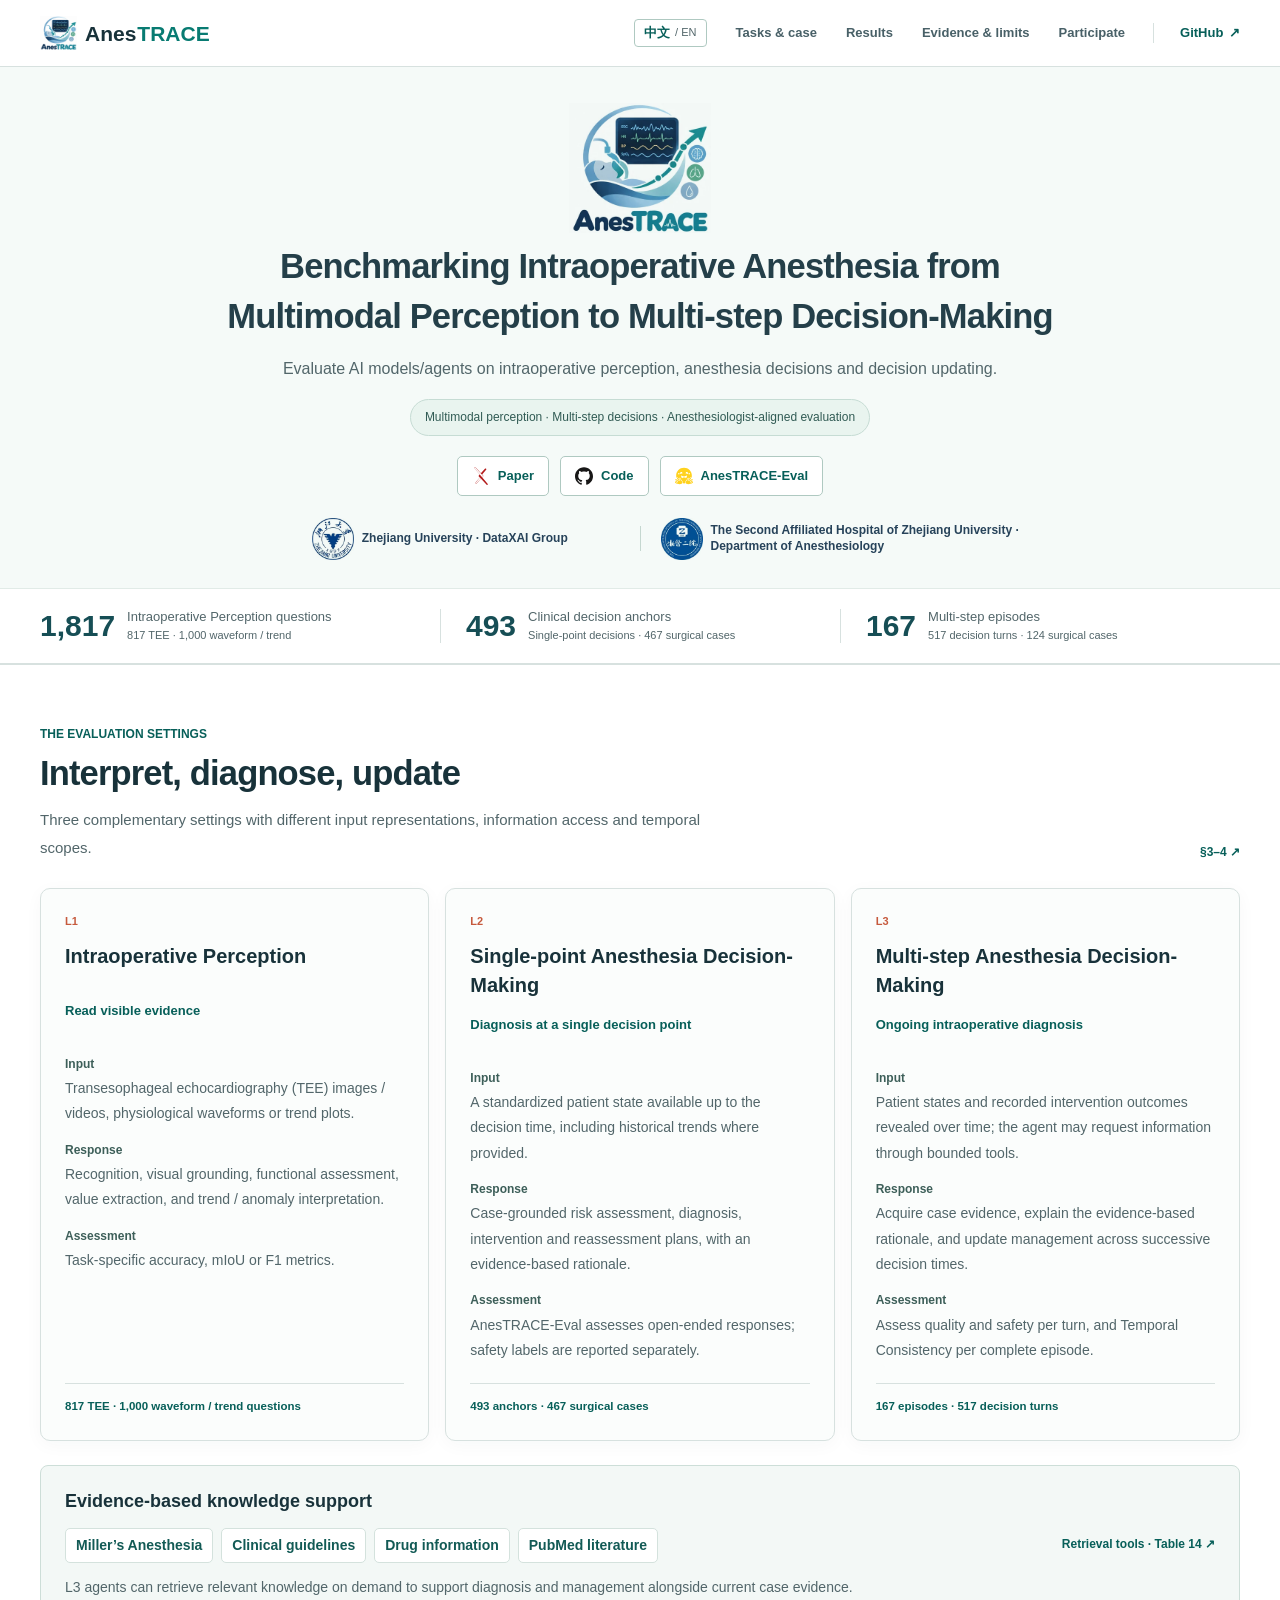
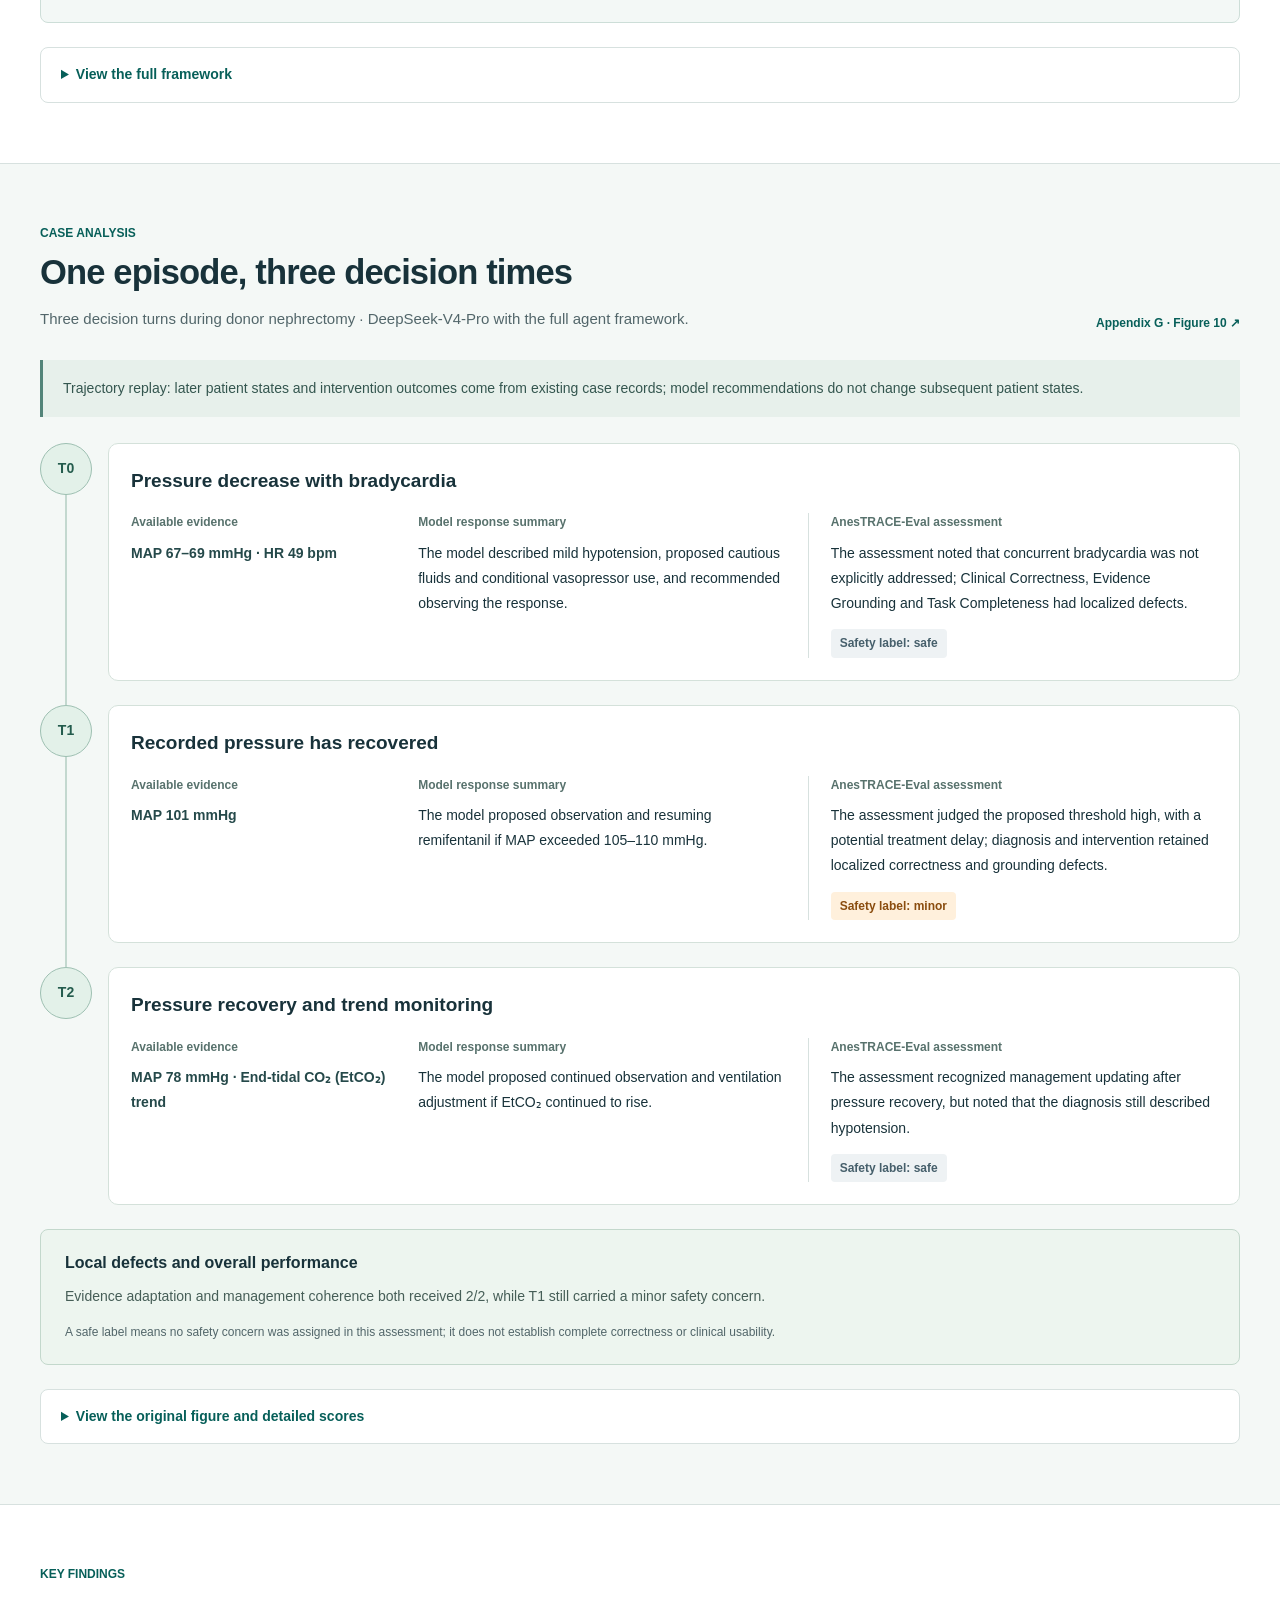
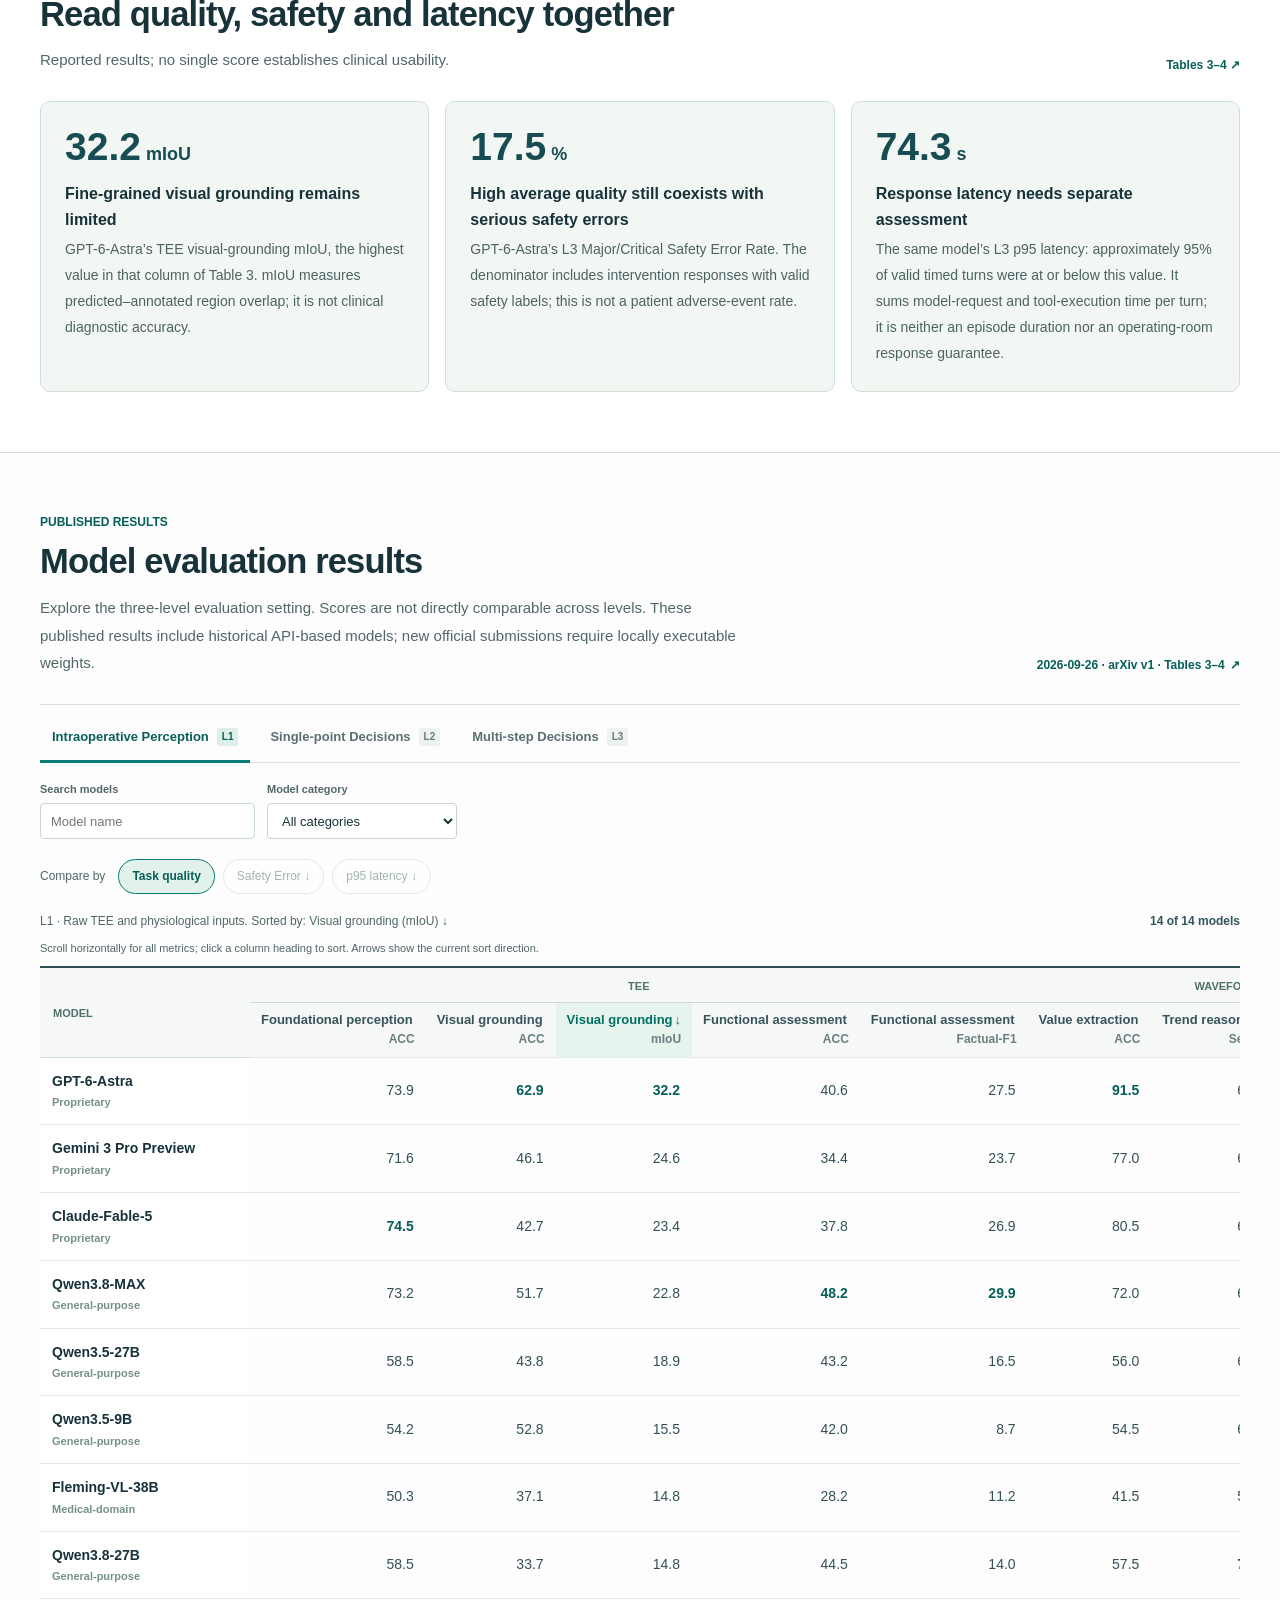
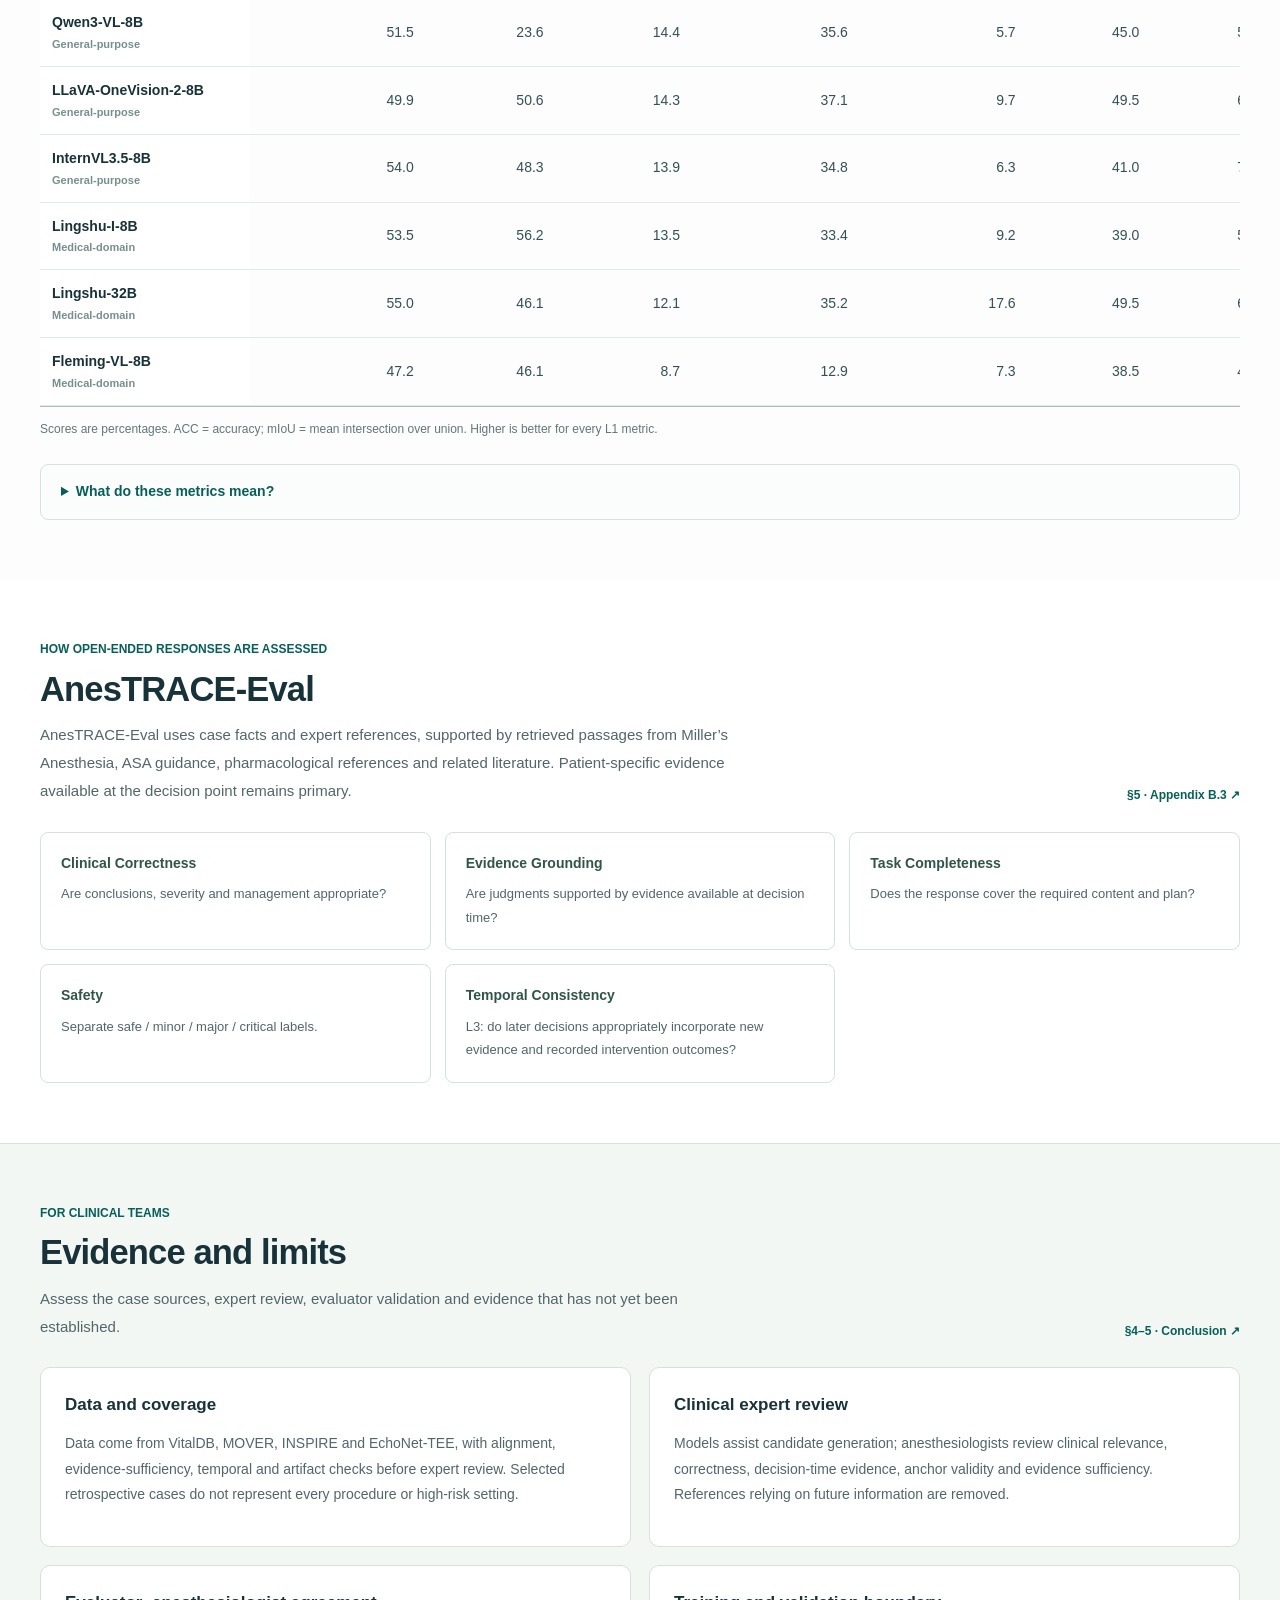
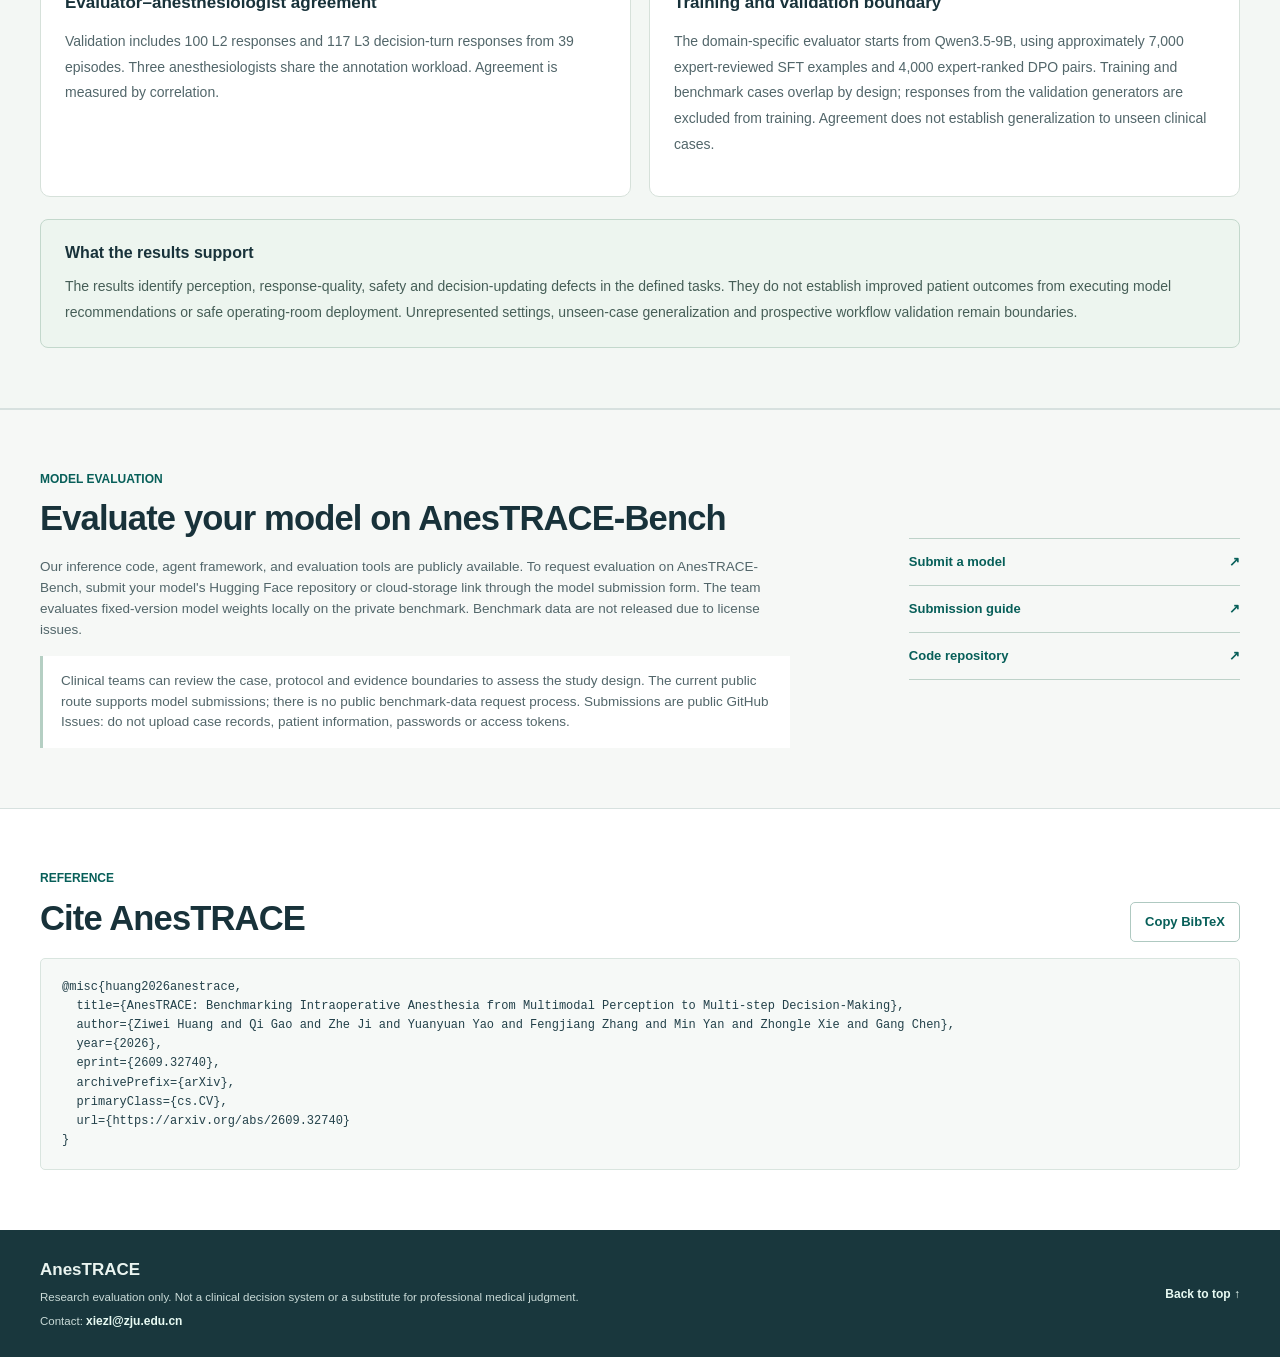
<file: docs/index.html>
<!doctype html>
<html lang="en">
  <head>
    <meta charset="utf-8">
    <meta name="viewport" content="width=device-width, initial-scale=1">
    <meta name="theme-color" content="#f7faf8">
    <meta name="description" content="AnesTRACE benchmarks intraoperative anesthesia across multimodal perception, single-point decisions, and multi-step decision-making. Explore published results and the paper.">
    <link rel="canonical" href="https://zjudbxai.github.io/AnesTRACE/">
    <link rel="alternate" hreflang="en" href="https://zjudbxai.github.io/AnesTRACE/">
    <link rel="alternate" hreflang="zh-CN" href="https://zjudbxai.github.io/AnesTRACE/zh.html">
    <link rel="icon" href="assets/favicon.svg" type="image/svg+xml">
    <link rel="stylesheet" href="styles.css">
    <script src="leaderboard-data.js" defer></script>
    <script src="app.js" defer></script>
    <title>AnesTRACE | Intraoperative Anesthesia Benchmark</title>
  </head>
  <body>
    <a class="skip-link" href="#main">Skip to content</a>
    <header class="site-header">
      <div class="shell header-inner">
        <a class="brand" href="#top" aria-label="AnesTRACE home"><img class="brand-image" src="assets/anestrace-primary-logo.webp" alt="" width="384" height="352">Anes<span>TRACE</span></a>
        <nav class="site-nav" aria-label="Main navigation">
          <a class="language-switch" href="zh.html" lang="zh-CN" hreflang="zh-CN" aria-label="Switch to Chinese">中文 <span aria-hidden="true">/ EN</span></a>
          <a href="#benchmark">Tasks & case</a>
          <a href="#leaderboard">Results</a>
          <a href="#evidence">Evidence & limits</a>
          <a href="#access">Participate</a>
        </nav>
        <a class="header-code" href="https://github.com/zjuDBxAI/AnesTRACE" target="_blank" rel="noopener noreferrer">GitHub <span aria-hidden="true">↗</span></a>
      </div>
    </header>

    <main id="main">
<section class="hero" id="top" aria-labelledby="hero-heading">
        <div class="shell hero-inner">
          <h1 id="hero-heading"><img class="hero-logo" src="assets/anestrace-primary-logo.webp" alt="AnesTRACE" width="384" height="352"></h1>
          <p class="paper-title">Benchmarking Intraoperative Anesthesia from Multimodal Perception to Multi-step Decision-Making</p>
          <p class="hero-description">Evaluate AI models/agents on intraoperative perception, anesthesia decisions and decision updating.</p>
          <p class="research-label">Multimodal perception · Multi-step decisions · Anesthesiologist-aligned evaluation</p>
          <div class="hero-actions" aria-label="Project resources">
            <a class="button button-outline" href="https://arxiv.org/pdf/2609.32740v1" target="_blank" rel="noopener noreferrer"><img class="button-icon" src="assets/anestrace-arxiv-icon.svg" alt="" width="24" height="24">Paper</a>
            <a class="button button-outline" href="https://github.com/zjuDBxAI/AnesTRACE" target="_blank" rel="noopener noreferrer"><img class="button-icon" src="assets/anestrace-github-icon.svg" alt="" width="24" height="24">Code</a>
            <a class="button button-outline" href="https://huggingface.co/DataXAI/AnesTRACE-Eval" target="_blank" rel="noopener noreferrer"><img class="button-icon button-icon-color" src="assets/anestrace-huggingface-icon.svg" alt="" width="24" height="24">AnesTRACE-Eval</a>
          </div>
          <div class="affiliations" aria-label="Research institutions">
            <a class="affiliation affiliation-zju" href="https://www.nbdataxai.com/" target="_blank" rel="noopener noreferrer" title="Zhejiang University · DataXAI Group">
              <img src="assets/zhejiang-university-emblem.webp" alt="Zhejiang University emblem" width="128" height="128">
              <span>Zhejiang University · DataXAI Group</span>
            </a>
            <span class="affiliation-divider" aria-hidden="true"></span>
            <a class="affiliation affiliation-sahzu" href="https://en.z2hospital.com/" target="_blank" rel="noopener noreferrer" title="The Second Affiliated Hospital of Zhejiang University · Department of Anesthesiology">
              <img class="hospital-emblem" src="assets/sahzu-emblem.webp" alt="The Second Affiliated Hospital of Zhejiang University emblem" width="128" height="128">
              <span>The Second Affiliated Hospital of Zhejiang University · Department of Anesthesiology</span>
            </a>
          </div>
        </div>
      </section>

<div class="facts-band" aria-label="Benchmark units"><div class="shell facts-grid">
      <div class="fact"><span class="fact-value">1,817</span><span class="fact-label">Intraoperative Perception questions<small>817 TEE · 1,000 waveform / trend</small></span></div>
      <div class="fact"><span class="fact-value">493</span><span class="fact-label">Clinical decision anchors<small>Single-point decisions · 467 surgical cases</small></span></div>
      <div class="fact"><span class="fact-value">167</span><span class="fact-label">Multi-step episodes<small>517 decision turns · 124 surgical cases</small></span></div>
    </div></div>

<section class="section benchmark-section" id="benchmark" aria-labelledby="benchmark-heading">
  <div class="shell">
    <div class="section-heading"><div><p class="section-kicker">The evaluation settings</p><h2 id="benchmark-heading">Interpret, diagnose, update</h2><p class="section-intro">Three complementary settings with different input representations, information access and temporal scopes.</p></div><a class="text-link" href="https://arxiv.org/pdf/2609.32740v1#page=4" target="_blank" rel="noopener noreferrer">§3–4 ↗</a></div>
    <div class="level-grid"><article class="level"><p class="level-number">L1</p><h3>Intraoperative Perception</h3><p class="level-subtitle">Read visible evidence</p><dl class="task-flow"><dt>Input</dt><dd>Transesophageal echocardiography (TEE) images / videos, physiological waveforms or trend plots.</dd><dt>Response</dt><dd>Recognition, visual grounding, functional assessment, value extraction, and trend / anomaly interpretation.</dd><dt>Assessment</dt><dd>Task-specific accuracy, mIoU or F1 metrics.</dd></dl><span class="level-count">817 TEE · 1,000 waveform / trend questions</span></article><article class="level"><p class="level-number">L2</p><h3>Single-point Anesthesia Decision-Making</h3><p class="level-subtitle">Diagnosis at a single decision point</p><dl class="task-flow"><dt>Input</dt><dd>A standardized patient state available up to the decision time, including historical trends where provided.</dd><dt>Response</dt><dd>Case-grounded risk assessment, diagnosis, intervention and reassessment plans, with an evidence-based rationale.</dd><dt>Assessment</dt><dd>AnesTRACE-Eval assesses open-ended responses; safety labels are reported separately.</dd></dl><span class="level-count">493 anchors · 467 surgical cases</span></article><article class="level"><p class="level-number">L3</p><h3>Multi-step Anesthesia Decision-Making</h3><p class="level-subtitle">Ongoing intraoperative diagnosis</p><dl class="task-flow"><dt>Input</dt><dd>Patient states and recorded intervention outcomes revealed over time; the agent may request information through bounded tools.</dd><dt>Response</dt><dd>Acquire case evidence, explain the evidence-based rationale, and update management across successive decision times.</dd><dt>Assessment</dt><dd>Assess quality and safety per turn, and Temporal Consistency per complete episode.</dd></dl><span class="level-count">167 episodes · 517 decision turns</span></article></div>
    <aside class="evidence-sources"><div><h3>Evidence-based knowledge support</h3><p class="source-tags"><span>Miller’s Anesthesia</span><span>Clinical guidelines</span><span>Drug information</span><span>PubMed literature</span></p><p>L3 agents can retrieve relevant knowledge on demand to support diagnosis and management alongside current case evidence.</p></div><a class="text-link" href="https://arxiv.org/pdf/2609.32740v1#page=26" target="_blank" rel="noopener noreferrer">Retrieval tools · Table 14 ↗</a></aside>
    <details class="technical-details"><summary>View the full framework</summary><figure class="overview-figure">
            <a href="assets/anestrace-overview.png" target="_blank" rel="noopener noreferrer" aria-label="Open the full-resolution AnesTRACE overview figure"><img src="assets/anestrace-overview-1200.webp" srcset="assets/anestrace-overview-1200.webp 1200w, assets/anestrace-overview-2400.webp 2400w" sizes="(max-width: 720px) calc(100vw - 32px), (max-width: 1400px) calc(100vw - 80px), 1320px" loading="lazy" decoding="async" alt="AnesTRACE overview showing the three benchmark levels, expert-reviewed data pipeline, and AnesTRACE-Eval" width="2400" height="1393"></a>
            <figcaption>Overview of AnesTRACE-Bench and AnesTRACE-Eval. <a href="assets/anestrace-overview.png" target="_blank" rel="noopener noreferrer">Open full-size figure <span aria-hidden="true">↗</span></a></figcaption>
          </figure></details>
  </div>
</section>

<section class="section case-section" id="case-study" aria-labelledby="case-study-heading">
  <div class="shell">
    <div class="section-heading"><div><p class="section-kicker">Case analysis</p><h2 id="case-study-heading">One episode, three decision times</h2><p class="section-intro">Three decision turns during donor nephrectomy · DeepSeek-V4-Pro with the full agent framework. </p></div><a class="text-link" href="https://arxiv.org/pdf/2609.32740v1#page=33" target="_blank" rel="noopener noreferrer">Appendix G · Figure 10 ↗</a></div>
    <p class="replay-note">Trajectory replay: later patient states and intervention outcomes come from existing case records; model recommendations do not change subsequent patient states.</p><div class="case-timeline"><article class="case-turn"><div class="time-marker">T0</div><div class="turn-content"><h3>Pressure decrease with bradycardia</h3><div class="turn-grid">
      <div class="case-evidence"><h4>Available evidence</h4><p class="measurements">MAP 67–69 mmHg · HR 49 bpm</p></div>
      <div><h4>Model response summary</h4><p>The model described mild hypotension, proposed cautious fluids and conditional vasopressor use, and recommended observing the response.</p></div>
      <div class="case-judgment"><h4>AnesTRACE-Eval assessment</h4><p>The assessment noted that concurrent bradycardia was not explicitly addressed; Clinical Correctness, Evidence Grounding and Task Completeness had localized defects.</p><span class="safety-label neutral">Safety label: safe</span></div>
      </div></div></article><article class="case-turn"><div class="time-marker">T1</div><div class="turn-content"><h3>Recorded pressure has recovered</h3><div class="turn-grid">
      <div class="case-evidence"><h4>Available evidence</h4><p class="measurements">MAP 101 mmHg</p></div>
      <div><h4>Model response summary</h4><p>The model proposed observation and resuming remifentanil if MAP exceeded 105–110 mmHg. </p></div>
      <div class="case-judgment"><h4>AnesTRACE-Eval assessment</h4><p>The assessment judged the proposed threshold high, with a potential treatment delay; diagnosis and intervention retained localized correctness and grounding defects.</p><span class="safety-label concern">Safety label: minor</span></div>
      </div></div></article><article class="case-turn"><div class="time-marker">T2</div><div class="turn-content"><h3>Pressure recovery and trend monitoring</h3><div class="turn-grid">
      <div class="case-evidence"><h4>Available evidence</h4><p class="measurements">MAP 78 mmHg · End-tidal CO₂ (EtCO₂) trend</p></div>
      <div><h4>Model response summary</h4><p>The model proposed continued observation and ventilation adjustment if EtCO₂ continued to rise.</p></div>
      <div class="case-judgment"><h4>AnesTRACE-Eval assessment</h4><p>The assessment recognized management updating after pressure recovery, but noted that the diagnosis still described hypotension.</p><span class="safety-label neutral">Safety label: safe</span></div>
      </div></div></article></div><div class="case-takeaway"><strong>Local defects and overall performance</strong><p>Evidence adaptation and management coherence both received 2/2, while T1 still carried a minor safety concern.</p><p class="case-note">A safe label means no safety concern was assigned in this assessment; it does not establish complete correctness or clinical usability.</p></div>
    <details class="technical-details"><summary>View the original figure and detailed scores</summary><figure class="case-study-figure">
            <div class="case-study-scroll" tabindex="0" role="region" aria-label="Scrollable multi-step case study">
              <a href="assets/representative-l3-evaluation-trajectory.png" target="_blank" rel="noopener noreferrer" aria-label="Open the full-resolution multi-step case study"><img src="assets/representative-l3-1040.webp" srcset="assets/representative-l3-1040.webp 1040w, assets/representative-l3-2080.webp 2080w" sizes="(max-width: 720px) 680px, (max-width: 1120px) calc(100vw - 80px), 1040px" decoding="async" alt="Representative DeepSeek-V4-Pro episode showing observed evidence, model decisions, and AnesTRACE-Eval judgments across three decision points" width="2080" height="2183" loading="lazy"></a>
            </div>
            <figcaption>A representative multi-step episode: observed evidence, model decisions, and AnesTRACE-Eval judgments. <a href="assets/representative-l3-evaluation-trajectory.png" target="_blank" rel="noopener noreferrer">Open full-size figure <span aria-hidden="true">↗</span></a></figcaption>
          </figure></details>
  </div>
</section>

<section class="section findings-section" id="findings" aria-labelledby="findings-heading">
  <div class="shell">
    <div class="section-heading"><div><p class="section-kicker">Key findings</p><h2 id="findings-heading">Read quality, safety and latency together</h2><p class="section-intro">Reported results; no single score establishes clinical usability.</p></div><a class="text-link" href="https://arxiv.org/pdf/2609.32740v1#page=7" target="_blank" rel="noopener noreferrer">Tables 3–4 ↗</a></div>
    <div class="findings-grid"><article class="finding"><span class="finding-number">32.2<span class="finding-unit"> mIoU</span></span><h3>Fine-grained visual grounding remains limited</h3><p>GPT-6-Astra’s TEE visual-grounding mIoU, the highest value in that column of Table 3. mIoU measures predicted–annotated region overlap; it is not clinical diagnostic accuracy.</p></article><article class="finding"><span class="finding-number">17.5<span class="finding-unit"> %</span></span><h3>High average quality still coexists with serious safety errors</h3><p>GPT-6-Astra’s L3 Major/Critical Safety Error Rate. The denominator includes intervention responses with valid safety labels; this is not a patient adverse-event rate.</p></article><article class="finding"><span class="finding-number">74.3<span class="finding-unit"> s</span></span><h3>Response latency needs separate assessment</h3><p>The same model’s L3 p95 latency: approximately 95% of valid timed turns were at or below this value. It sums model-request and tool-execution time per turn; it is neither an episode duration nor an operating-room response guarantee.</p></article></div>

  </div>
</section>

<section class="section leaderboard-section" id="leaderboard" aria-labelledby="leaderboard-heading">
        <div class="shell">
          <div class="section-heading">
            <div>
              <p class="section-kicker">Published results</p>
              <h2 id="leaderboard-heading">Model evaluation results</h2>
              <p class="section-intro">Explore the three-level evaluation setting. Scores are not directly comparable across levels. These published results include historical API-based models; new official submissions require locally executable weights.</p>
            </div>
            <a class="source-link" href="https://arxiv.org/pdf/2609.32740v1" target="_blank" rel="noopener noreferrer">2026-09-26 · arXiv v1 · Tables 3–4 <span aria-hidden="true">↗</span></a>
          </div>

          <div class="leaderboard-controls">
            <div class="tabs" role="tablist" aria-label="Benchmark level">
              <button class="tab" type="button" role="tab" id="tab-perception" aria-controls="leaderboard-panel" aria-selected="true" data-level="perception">Intraoperative Perception <span>L1</span></button>
              <button class="tab" type="button" role="tab" id="tab-single" aria-controls="leaderboard-panel" aria-selected="false" data-level="single" tabindex="-1">Single-point Decisions <span>L2</span></button>
              <button class="tab" type="button" role="tab" id="tab-multi" aria-controls="leaderboard-panel" aria-selected="false" data-level="multi" tabindex="-1">Multi-step Decisions <span>L3</span></button>
            </div>
            <div class="filters">
              <label class="field" for="model-search"><span>Search models</span><input id="model-search" type="search" placeholder="Model name" autocomplete="off"></label>
              <label class="field" for="category-filter"><span>Model category</span><select id="category-filter"><option value="all">All categories</option><option value="proprietary">Proprietary</option><option value="general">General-purpose</option><option value="medical">Medical-domain</option></select></label>
            </div>
          </div>
          <div class="sort-shortcuts" aria-label="Sorting shortcuts"><span>Compare by</span><button type="button" data-sort="quality" aria-pressed="true">Task quality</button><button type="button" data-sort="safety" aria-pressed="false">Safety Error ↓</button><button type="button" data-sort="latency" aria-pressed="false">p95 latency ↓</button></div>
          <div id="leaderboard-panel" role="tabpanel" aria-labelledby="tab-perception">
            <div class="table-meta"><p id="table-context" aria-live="polite"></p><p id="table-count" aria-live="polite"></p></div>
            <p class="scroll-hint">Scroll horizontally for all metrics; click a column heading to sort. Arrows show the current sort direction.</p>
            <div class="table-scroll" tabindex="0" role="region" aria-label="Scrollable leaderboard table">
              <table id="leaderboard-table"><caption class="sr-only">Published AnesTRACE-Bench model results</caption><thead></thead><tbody></tbody></table>
            </div>
            <p class="table-footnote" id="table-footnote"></p><details class="metric-guide"><summary>What do these metrics mean?</summary><dl class="metric-definitions"><div><dt>Quality score</dt><dd>Ordinal 0/1/2 judgments on non-safety dimensions normalized to 0–100; not answer accuracy.</dd></div><div><dt>Safety error rate</dt><dd>The share of valid safety-assessed responses labeled major or critical. Missing or failed assessments are excluded.</dd></div><div><dt>Temporal consistency</dt><dd>Evaluated across a complete clinical episode.</dd></div><div><dt>Evidence acquisition</dt><dd>An exploratory automatic-matching proxy, not a physician-validated measure of necessary evidence.</dd></div></dl></details>
          </div>
        </div>
      </section>

<section class="section eval-section" id="evaluation" aria-labelledby="evaluation-heading">
  <div class="shell">
    <div class="section-heading"><div><p class="section-kicker">How open-ended responses are assessed</p><h2 id="evaluation-heading">AnesTRACE-Eval</h2><p class="section-intro">AnesTRACE-Eval uses case facts and expert references, supported by retrieved passages from Miller’s Anesthesia, ASA guidance, pharmacological references and related literature. Patient-specific evidence available at the decision point remains primary.</p></div><a class="text-link" href="https://arxiv.org/pdf/2609.32740v1#page=6" target="_blank" rel="noopener noreferrer">§5 · Appendix B.3 ↗</a></div>
    <dl class="dimension-list"><div><dt>Clinical Correctness</dt><dd>Are conclusions, severity and management appropriate?</dd></div><div><dt>Evidence Grounding</dt><dd>Are judgments supported by evidence available at decision time?</dd></div><div><dt>Task Completeness</dt><dd>Does the response cover the required content and plan?</dd></div><div><dt>Safety</dt><dd>Separate safe / minor / major / critical labels.</dd></div><div><dt>Temporal Consistency</dt><dd>L3: do later decisions appropriately incorporate new evidence and recorded intervention outcomes?</dd></div></dl>

  </div>
</section>

<section class="section evidence-section" id="evidence" aria-labelledby="evidence-heading">
  <div class="shell">
    <div class="section-heading"><div><p class="section-kicker">For clinical teams</p><h2 id="evidence-heading">Evidence and limits</h2><p class="section-intro">Assess the case sources, expert review, evaluator validation and evidence that has not yet been established.</p></div><a class="text-link" href="https://arxiv.org/pdf/2609.32740v1#page=10" target="_blank" rel="noopener noreferrer">§4–5 · Conclusion ↗</a></div>
    <div class="evidence-grid"><article class="evidence-card"><h3>Data and coverage</h3><p>Data come from VitalDB, MOVER, INSPIRE and EchoNet-TEE, with alignment, evidence-sufficiency, temporal and artifact checks before expert review. Selected retrospective cases do not represent every procedure or high-risk setting.</p></article><article class="evidence-card"><h3>Clinical expert review</h3><p>Models assist candidate generation; anesthesiologists review clinical relevance, correctness, decision-time evidence, anchor validity and evidence sufficiency. References relying on future information are removed.</p></article><article class="evidence-card"><h3>Evaluator–anesthesiologist agreement</h3><p>Validation includes 100 L2 responses and 117 L3 decision-turn responses from 39 episodes. Three anesthesiologists share the annotation workload. Agreement is measured by correlation.</p></article><article class="evidence-card"><h3>Training and validation boundary</h3><p>The domain-specific evaluator starts from Qwen3.5-9B, using approximately 7,000 expert-reviewed SFT examples and 4,000 expert-ranked DPO pairs. Training and benchmark cases overlap by design; responses from the validation generators are excluded from training. Agreement does not establish generalization to unseen clinical cases.</p></article></div><div class="limits-note"><strong>What the results support</strong><p>The results identify perception, response-quality, safety and decision-updating defects in the defined tasks. They do not establish improved patient outcomes from executing model recommendations or safe operating-room deployment. Unrepresented settings, unseen-case generalization and prospective workflow validation remain boundaries.</p></div>

  </div>
</section>

<section class="section access-section" id="access" aria-labelledby="access-heading">
        <div class="shell access-layout">
          <div>
            <p class="section-kicker">Model evaluation</p>
            <h2 id="access-heading">Evaluate your model on AnesTRACE-Bench</h2>
            <p>Our inference code, agent framework, and evaluation tools are publicly available. To request evaluation on AnesTRACE-Bench, submit your model's Hugging Face repository or cloud-storage link through the <a href="https://github.com/zjuDBxAI/AnesTRACE/issues/new?template=model-submission.yml" target="_blank" rel="noopener noreferrer">model submission form</a>. The team evaluates fixed-version model weights locally on the private benchmark. Benchmark data are not released due to license issues.</p><p class="participation-note">Clinical teams can review the case, protocol and evidence boundaries to assess the study design. The current public route supports model submissions; there is no public benchmark-data request process. Submissions are public GitHub Issues: do not upload case records, patient information, passwords or access tokens.</p>
          </div>
          <div class="access-links">
            <a href="https://github.com/zjuDBxAI/AnesTRACE/issues/new?template=model-submission.yml" target="_blank" rel="noopener noreferrer">Submit a model <span aria-hidden="true">↗</span></a>
            <a href="https://github.com/zjuDBxAI/AnesTRACE/blob/main/README.md" target="_blank" rel="noopener noreferrer">Submission guide <span aria-hidden="true">↗</span></a>
            <a href="https://github.com/zjuDBxAI/AnesTRACE" target="_blank" rel="noopener noreferrer">Code repository <span aria-hidden="true">↗</span></a>
          </div>
        </div>
      </section>

<section class="section citation-section" id="citation" aria-labelledby="citation-heading">
        <div class="shell"><div class="citation-heading"><div><p class="section-kicker">Reference</p><h2 id="citation-heading">Cite AnesTRACE</h2></div><button id="copy-citation" class="button button-outline" type="button">Copy BibTeX</button></div><pre id="bibtex"><code>@misc{huang2026anestrace,
  title={AnesTRACE: Benchmarking Intraoperative Anesthesia from Multimodal Perception to Multi-step Decision-Making},
  author={Ziwei Huang and Qi Gao and Zhe Ji and Yuanyuan Yao and Fengjiang Zhang and Min Yan and Zhongle Xie and Gang Chen},
  year={2026},
  eprint={2609.32740},
  archivePrefix={arXiv},
  primaryClass={cs.CV},
  url={https://arxiv.org/abs/2609.32740}
}</code></pre></div>
      </section>
    </main>

    <footer class="site-footer"><div class="shell footer-inner"><div><strong>AnesTRACE</strong><p>Research evaluation only. Not a clinical decision system or a substitute for professional medical judgment.</p><p class="contact-email">Contact: <a href="mailto:xiezl@zju.edu.cn">xiezl@zju.edu.cn</a></p></div><a href="#top">Back to top ↑</a></div></footer>
  </body>
</html>
</file>
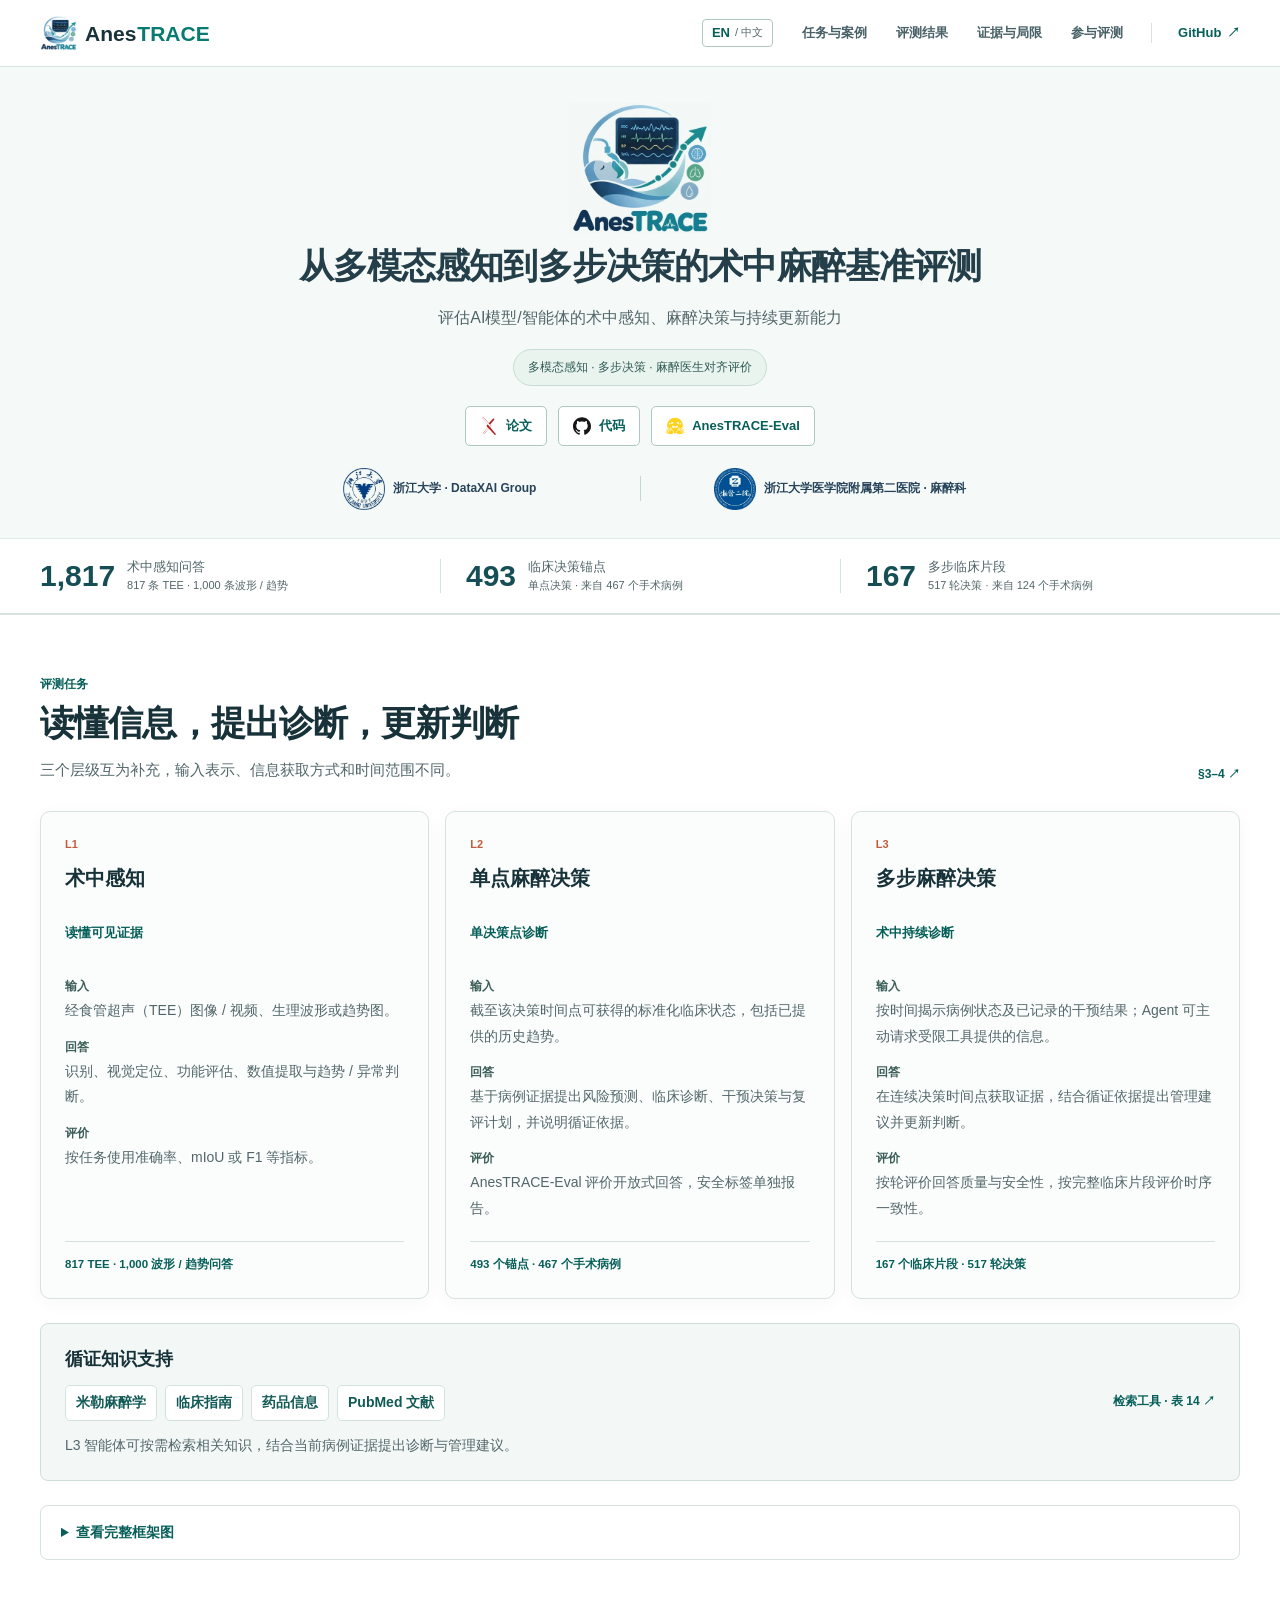
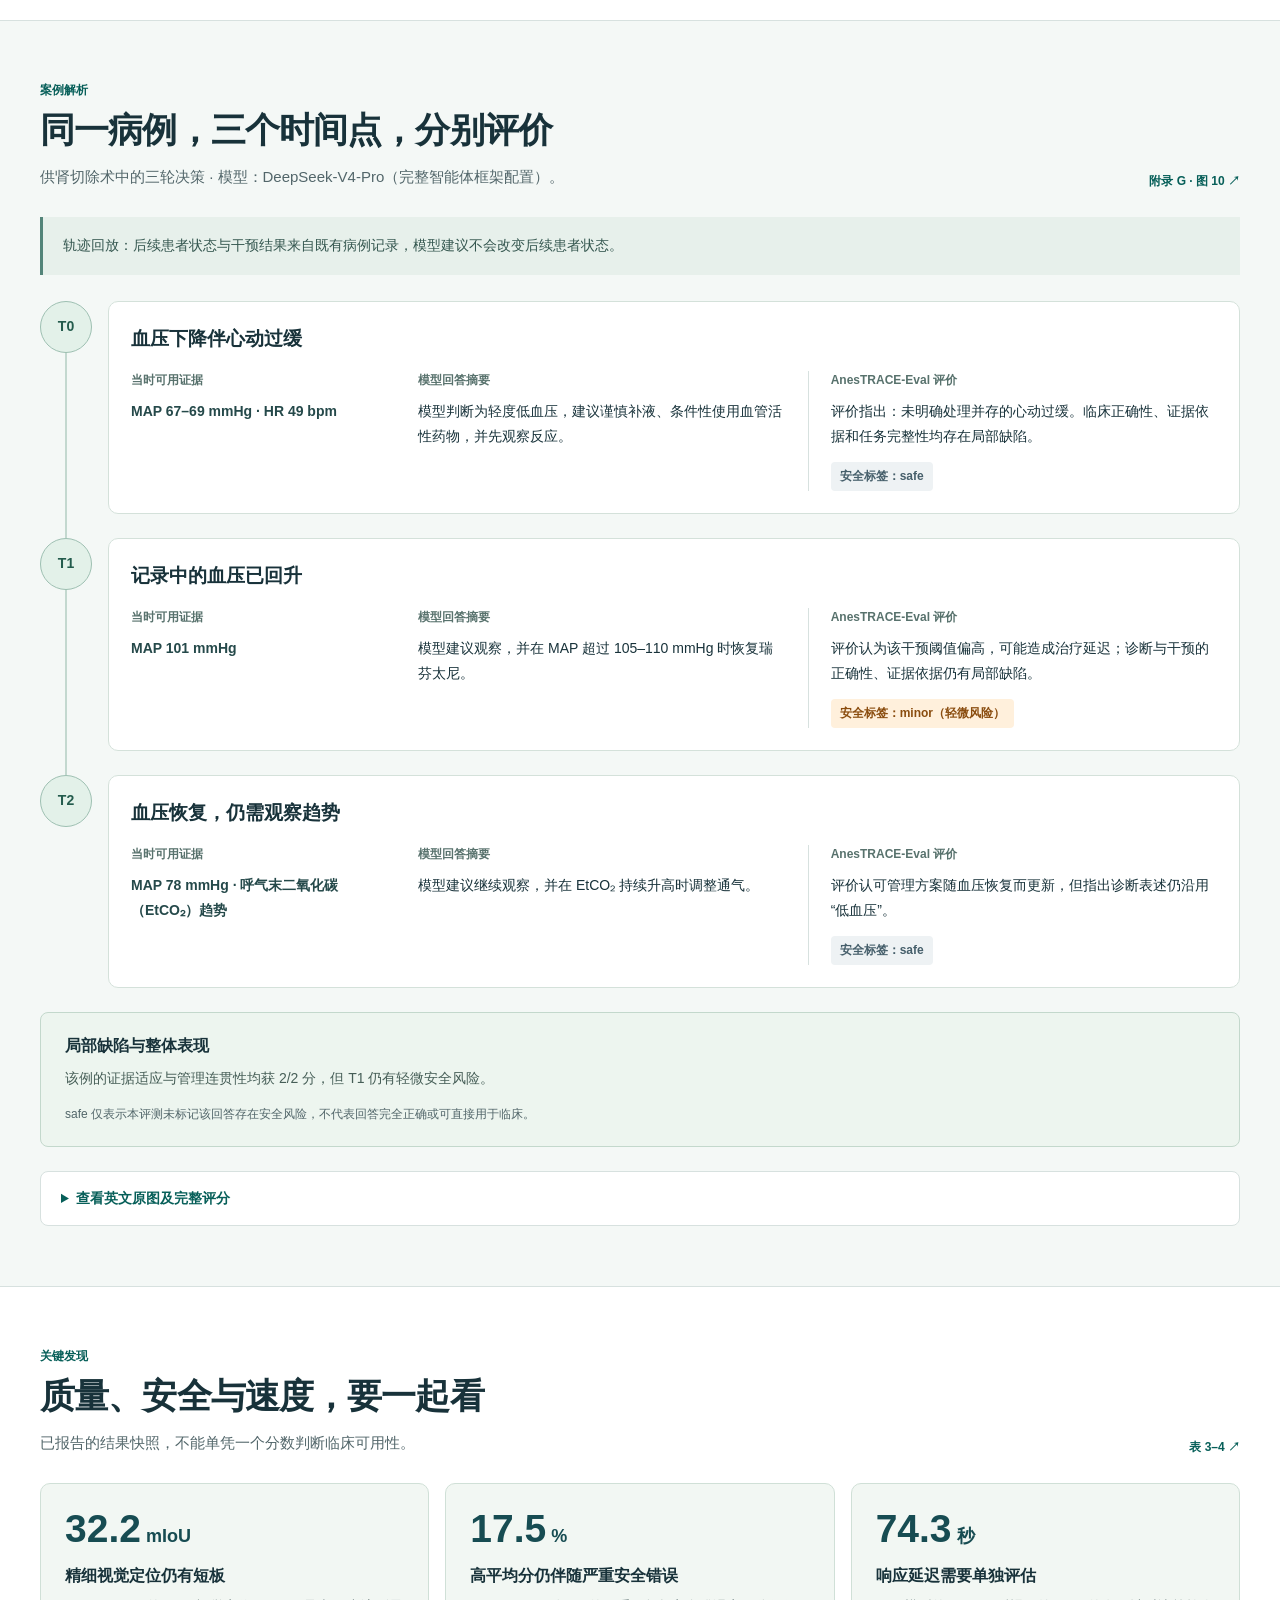
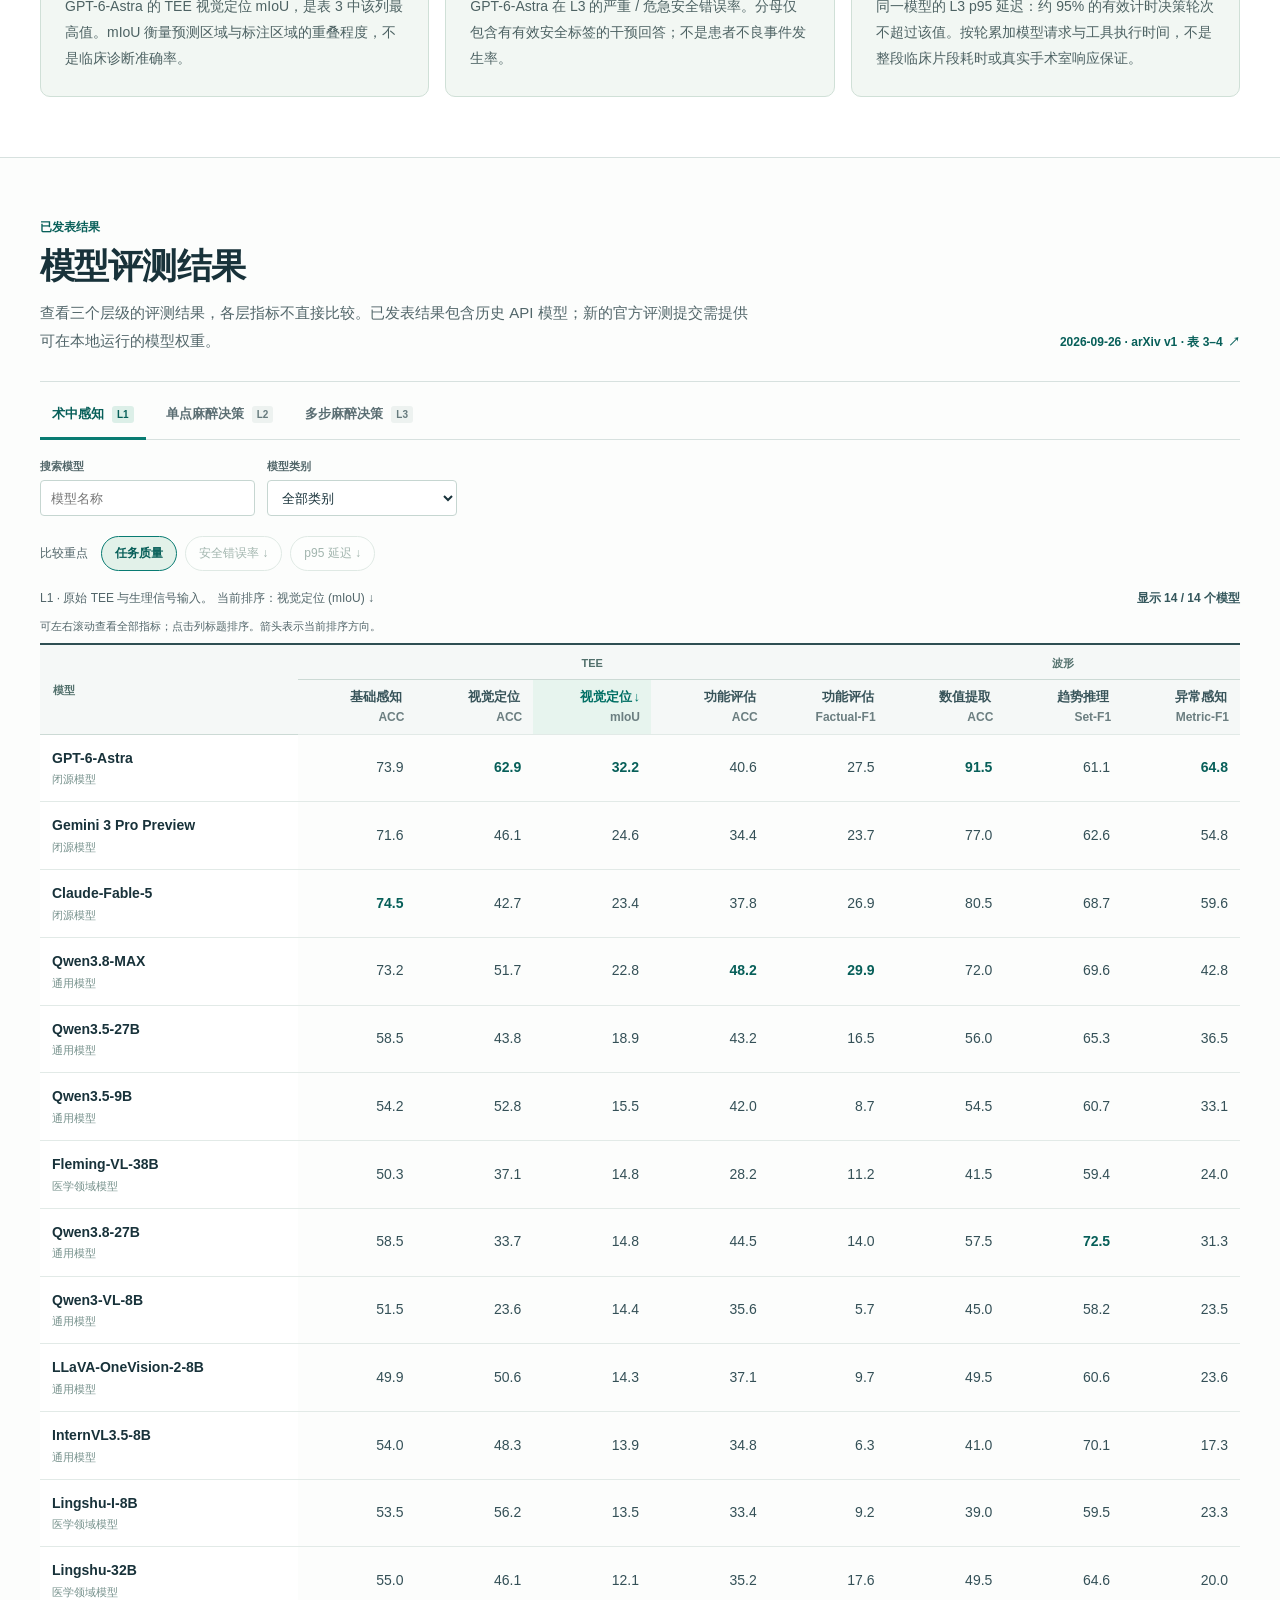
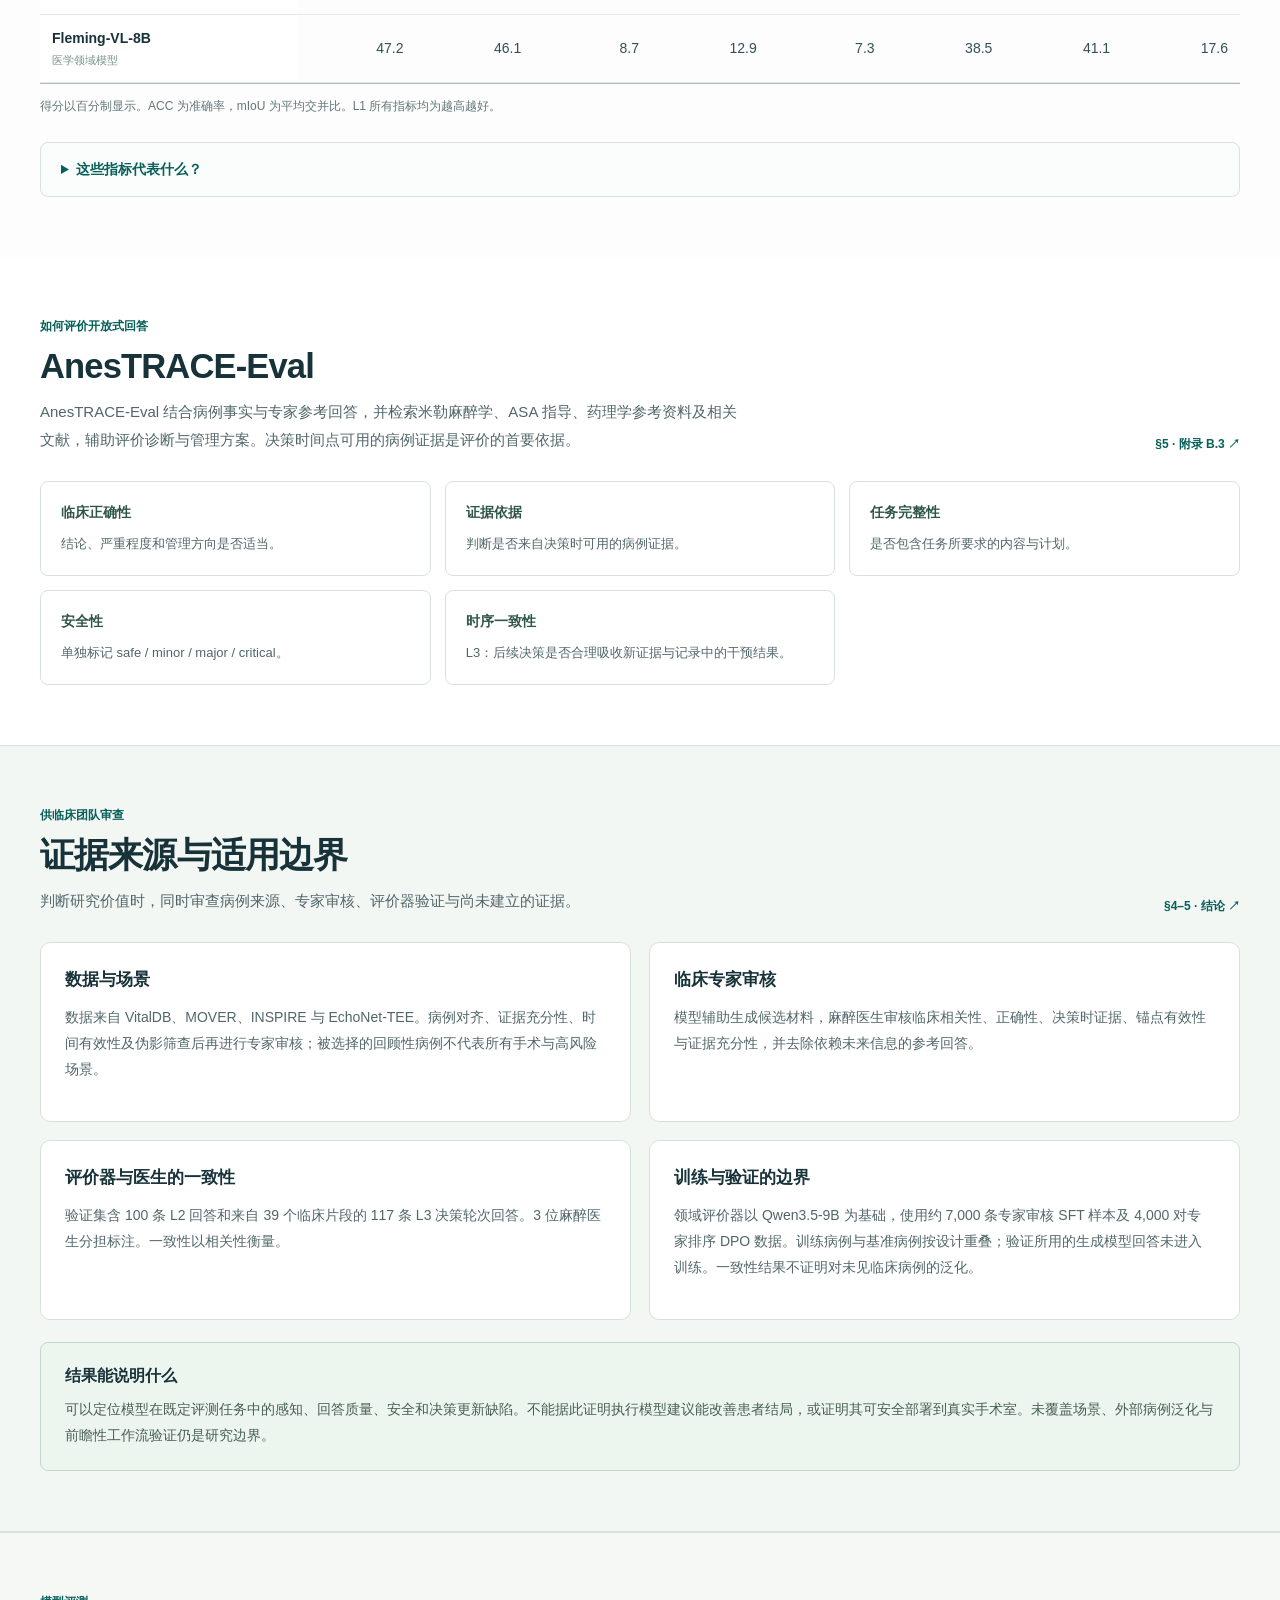
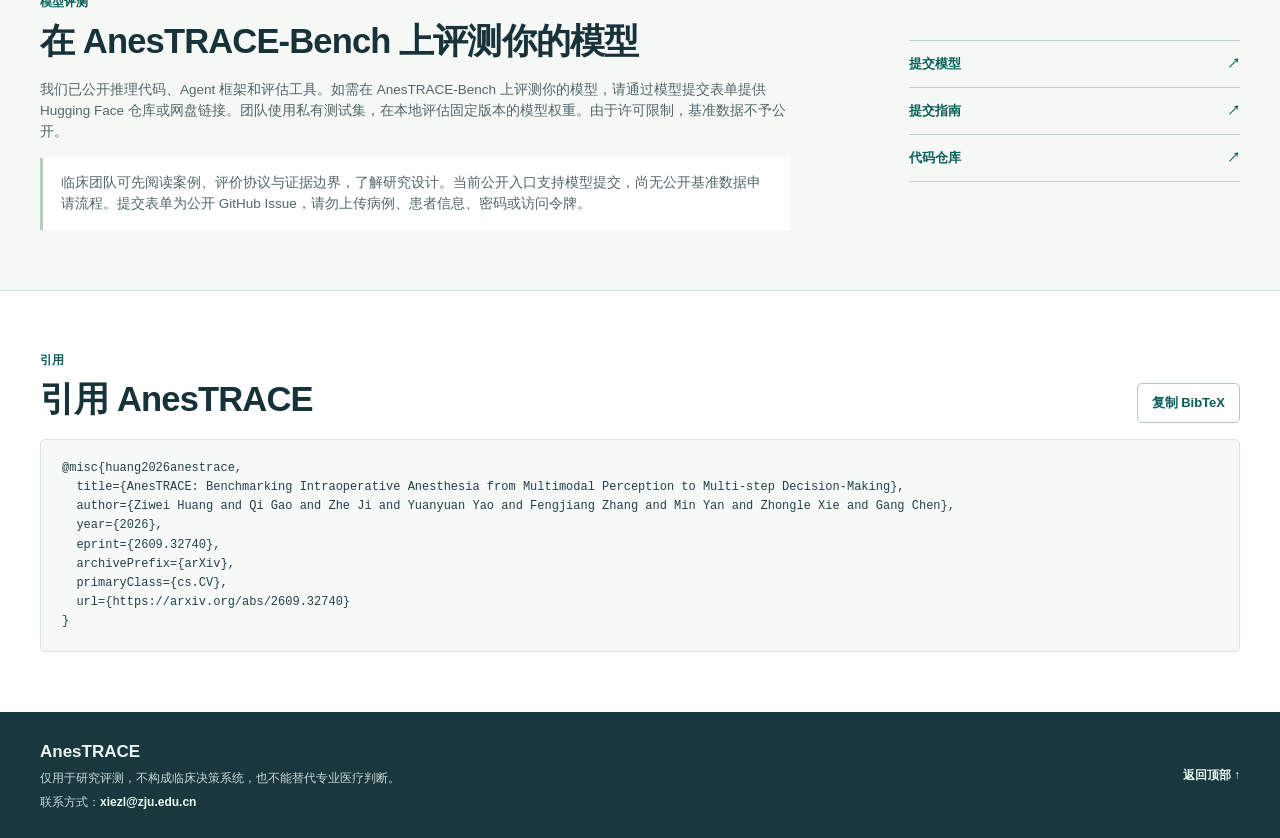
<file: docs/zh.html>
<!doctype html>
<html lang="zh-CN">
  <head>
    <meta charset="utf-8">
    <meta name="viewport" content="width=device-width, initial-scale=1">
    <meta name="theme-color" content="#f7faf8">
    <meta name="description" content="AnesTRACE 从术中多模态感知、单点麻醉决策和多步决策三个层级评估模型。查看评测结果及模型提交方式。">
    <link rel="canonical" href="https://zjudbxai.github.io/AnesTRACE/zh.html">
    <link rel="alternate" hreflang="en" href="https://zjudbxai.github.io/AnesTRACE/">
    <link rel="alternate" hreflang="zh-CN" href="https://zjudbxai.github.io/AnesTRACE/zh.html">
    <link rel="icon" href="assets/favicon.svg" type="image/svg+xml">
    <link rel="stylesheet" href="styles.css">
    <script src="leaderboard-data.js" defer></script>
    <script src="app.js" defer></script>
    <title>AnesTRACE | 术中麻醉基准评测</title>
  </head>
  <body>
    <a class="skip-link" href="#main">跳转至正文</a>
    <header class="site-header">
      <div class="shell header-inner">
        <a class="brand" href="#top" aria-label="AnesTRACE 首页"><img class="brand-image" src="assets/anestrace-primary-logo.webp" alt="" width="384" height="352">Anes<span>TRACE</span></a>
        <nav class="site-nav" aria-label="主导航">
          <a class="language-switch" href="index.html" lang="en" hreflang="en" aria-label="Switch to English">EN <span aria-hidden="true">/ 中文</span></a>
          <a href="#benchmark">任务与案例</a>
          <a href="#leaderboard">评测结果</a>
          <a href="#evidence">证据与局限</a>
          <a href="#access">参与评测</a>
        </nav>
        <a class="header-code" href="https://github.com/zjuDBxAI/AnesTRACE" target="_blank" rel="noopener noreferrer">GitHub <span aria-hidden="true">↗</span></a>
      </div>
    </header>

    <main id="main">
<section class="hero" id="top" aria-labelledby="hero-heading">
        <div class="shell hero-inner">
          <h1 id="hero-heading"><img class="hero-logo" src="assets/anestrace-primary-logo.webp" alt="AnesTRACE" width="384" height="352"></h1>
          <p class="paper-title">从多模态感知到多步决策的术中麻醉基准评测</p>
          <p class="hero-description">评估AI模型/智能体的术中感知、麻醉决策与持续更新能力</p>
          <p class="research-label">多模态感知 · 多步决策 · 麻醉医生对齐评价</p>
          <div class="hero-actions" aria-label="项目资源">
            <a class="button button-outline" href="https://arxiv.org/pdf/2609.32740v1" target="_blank" rel="noopener noreferrer"><img class="button-icon" src="assets/anestrace-arxiv-icon.svg" alt="" width="24" height="24">论文</a>
            <a class="button button-outline" href="https://github.com/zjuDBxAI/AnesTRACE" target="_blank" rel="noopener noreferrer"><img class="button-icon" src="assets/anestrace-github-icon.svg" alt="" width="24" height="24">代码</a>
            <a class="button button-outline" href="https://huggingface.co/DataXAI/AnesTRACE-Eval" target="_blank" rel="noopener noreferrer"><img class="button-icon button-icon-color" src="assets/anestrace-huggingface-icon.svg" alt="" width="24" height="24">AnesTRACE-Eval</a>
          </div>
          <div class="affiliations" aria-label="研究单位">
            <a class="affiliation affiliation-zju" href="https://www.nbdataxai.com/" target="_blank" rel="noopener noreferrer" title="浙江大学 · DataXAI Group">
              <img src="assets/zhejiang-university-emblem.webp" alt="浙江大学校徽" width="128" height="128">
              <span>浙江大学 · DataXAI Group</span>
            </a>
            <span class="affiliation-divider" aria-hidden="true"></span>
            <a class="affiliation affiliation-sahzu" href="https://en.z2hospital.com/" target="_blank" rel="noopener noreferrer" title="浙江大学医学院附属第二医院 · 麻醉科">
              <img class="hospital-emblem" src="assets/sahzu-emblem.webp" alt="浙江大学医学院附属第二医院院徽" width="128" height="128">
              <span>浙江大学医学院附属第二医院 · 麻醉科</span>
            </a>
          </div>
        </div>
      </section>

<div class="facts-band" aria-label="基准规模"><div class="shell facts-grid">
      <div class="fact"><span class="fact-value">1,817</span><span class="fact-label">术中感知问答<small>817 条 TEE · 1,000 条波形 / 趋势</small></span></div>
      <div class="fact"><span class="fact-value">493</span><span class="fact-label">临床决策锚点<small>单点决策 · 来自 467 个手术病例</small></span></div>
      <div class="fact"><span class="fact-value">167</span><span class="fact-label">多步临床片段<small>517 轮决策 · 来自 124 个手术病例</small></span></div>
    </div></div>

<section class="section benchmark-section" id="benchmark" aria-labelledby="benchmark-heading">
  <div class="shell">
    <div class="section-heading"><div><p class="section-kicker">评测任务</p><h2 id="benchmark-heading">读懂信息，提出诊断，更新判断</h2><p class="section-intro">三个层级互为补充，输入表示、信息获取方式和时间范围不同。</p></div><a class="text-link" href="https://arxiv.org/pdf/2609.32740v1#page=4" target="_blank" rel="noopener noreferrer">§3–4 ↗</a></div>
    <div class="level-grid"><article class="level"><p class="level-number">L1</p><h3>术中感知</h3><p class="level-subtitle">读懂可见证据</p><dl class="task-flow"><dt>输入</dt><dd>经食管超声（TEE）图像 / 视频、生理波形或趋势图。</dd><dt>回答</dt><dd>识别、视觉定位、功能评估、数值提取与趋势 / 异常判断。</dd><dt>评价</dt><dd>按任务使用准确率、mIoU 或 F1 等指标。</dd></dl><span class="level-count">817 TEE · 1,000 波形 / 趋势问答</span></article><article class="level"><p class="level-number">L2</p><h3>单点麻醉决策</h3><p class="level-subtitle">单决策点诊断</p><dl class="task-flow"><dt>输入</dt><dd>截至该决策时间点可获得的标准化临床状态，包括已提供的历史趋势。</dd><dt>回答</dt><dd>基于病例证据提出风险预测、临床诊断、干预决策与复评计划，并说明循证依据。</dd><dt>评价</dt><dd>AnesTRACE-Eval 评价开放式回答，安全标签单独报告。</dd></dl><span class="level-count">493 个锚点 · 467 个手术病例</span></article><article class="level"><p class="level-number">L3</p><h3>多步麻醉决策</h3><p class="level-subtitle">术中持续诊断</p><dl class="task-flow"><dt>输入</dt><dd>按时间揭示病例状态及已记录的干预结果；Agent 可主动请求受限工具提供的信息。</dd><dt>回答</dt><dd>在连续决策时间点获取证据，结合循证依据提出管理建议并更新判断。</dd><dt>评价</dt><dd>按轮评价回答质量与安全性，按完整临床片段评价时序一致性。</dd></dl><span class="level-count">167 个临床片段 · 517 轮决策</span></article></div>
    <aside class="evidence-sources"><div><h3>循证知识支持</h3><p class="source-tags"><span>米勒麻醉学</span><span>临床指南</span><span>药品信息</span><span>PubMed 文献</span></p><p>L3 智能体可按需检索相关知识，结合当前病例证据提出诊断与管理建议。</p></div><a class="text-link" href="https://arxiv.org/pdf/2609.32740v1#page=26" target="_blank" rel="noopener noreferrer">检索工具 · 表 14 ↗</a></aside>
    <details class="technical-details"><summary>查看完整框架图</summary><figure class="overview-figure">
            <a href="assets/anestrace-overview.png" target="_blank" rel="noopener noreferrer" aria-label="查看 AnesTRACE 概览原图"><img src="assets/anestrace-overview-1200.webp" srcset="assets/anestrace-overview-1200.webp 1200w, assets/anestrace-overview-2400.webp 2400w" sizes="(max-width: 720px) calc(100vw - 32px), (max-width: 1400px) calc(100vw - 80px), 1320px" loading="lazy" decoding="async" alt="AnesTRACE 概览：三个评测层级、专家审核的数据流程和 AnesTRACE-Eval" width="2400" height="1393"></a>
            <figcaption>AnesTRACE-Bench 与 AnesTRACE-Eval 概览。 <a href="assets/anestrace-overview.png" target="_blank" rel="noopener noreferrer">查看原图 <span aria-hidden="true">↗</span></a></figcaption>
          </figure></details>
  </div>
</section>

<section class="section case-section" id="case-study" aria-labelledby="case-study-heading">
  <div class="shell">
    <div class="section-heading"><div><p class="section-kicker">案例解析</p><h2 id="case-study-heading">同一病例，三个时间点，分别评价</h2><p class="section-intro">供肾切除术中的三轮决策 · 模型：DeepSeek-V4-Pro（完整智能体框架配置）。</p></div><a class="text-link" href="https://arxiv.org/pdf/2609.32740v1#page=33" target="_blank" rel="noopener noreferrer">附录 G · 图 10 ↗</a></div>
    <p class="replay-note">轨迹回放：后续患者状态与干预结果来自既有病例记录，模型建议不会改变后续患者状态。</p><div class="case-timeline"><article class="case-turn"><div class="time-marker">T0</div><div class="turn-content"><h3>血压下降伴心动过缓</h3><div class="turn-grid">
      <div class="case-evidence"><h4>当时可用证据</h4><p class="measurements">MAP 67–69 mmHg · HR 49 bpm</p></div>
      <div><h4>模型回答摘要</h4><p>模型判断为轻度低血压，建议谨慎补液、条件性使用血管活性药物，并先观察反应。</p></div>
      <div class="case-judgment"><h4>AnesTRACE-Eval 评价</h4><p>评价指出：未明确处理并存的心动过缓。临床正确性、证据依据和任务完整性均存在局部缺陷。</p><span class="safety-label neutral">安全标签：safe</span></div>
      </div></div></article><article class="case-turn"><div class="time-marker">T1</div><div class="turn-content"><h3>记录中的血压已回升</h3><div class="turn-grid">
      <div class="case-evidence"><h4>当时可用证据</h4><p class="measurements">MAP 101 mmHg</p></div>
      <div><h4>模型回答摘要</h4><p>模型建议观察，并在 MAP 超过 105–110 mmHg 时恢复瑞芬太尼。</p></div>
      <div class="case-judgment"><h4>AnesTRACE-Eval 评价</h4><p>评价认为该干预阈值偏高，可能造成治疗延迟；诊断与干预的正确性、证据依据仍有局部缺陷。</p><span class="safety-label concern">安全标签：minor（轻微风险）</span></div>
      </div></div></article><article class="case-turn"><div class="time-marker">T2</div><div class="turn-content"><h3>血压恢复，仍需观察趋势</h3><div class="turn-grid">
      <div class="case-evidence"><h4>当时可用证据</h4><p class="measurements">MAP 78 mmHg · 呼气末二氧化碳（EtCO₂）趋势</p></div>
      <div><h4>模型回答摘要</h4><p>模型建议继续观察，并在 EtCO₂ 持续升高时调整通气。</p></div>
      <div class="case-judgment"><h4>AnesTRACE-Eval 评价</h4><p>评价认可管理方案随血压恢复而更新，但指出诊断表述仍沿用“低血压”。</p><span class="safety-label neutral">安全标签：safe</span></div>
      </div></div></article></div><div class="case-takeaway"><strong>局部缺陷与整体表现</strong><p>该例的证据适应与管理连贯性均获 2/2 分，但 T1 仍有轻微安全风险。</p><p class="case-note">safe 仅表示本评测未标记该回答存在安全风险，不代表回答完全正确或可直接用于临床。</p></div>
    <details class="technical-details"><summary>查看英文原图及完整评分</summary><figure class="case-study-figure">
            <div class="case-study-scroll" tabindex="0" role="region" aria-label="可横向滚动的多步决策案例图">
              <a href="assets/representative-l3-evaluation-trajectory.png" target="_blank" rel="noopener noreferrer" aria-label="查看多步决策案例原图"><img src="assets/representative-l3-1040.webp" srcset="assets/representative-l3-1040.webp 1040w, assets/representative-l3-2080.webp 2080w" sizes="(max-width: 720px) 680px, (max-width: 1120px) calc(100vw - 80px), 1040px" decoding="async" alt="DeepSeek-V4-Pro 代表性临床片段：三个决策点的观测证据、模型决策和 AnesTRACE-Eval 评价" width="2080" height="2183" loading="lazy"></a>
            </div>
            <figcaption>多步决策代表性案例：观测证据、模型决策与 AnesTRACE-Eval 评价。 <a href="assets/representative-l3-evaluation-trajectory.png" target="_blank" rel="noopener noreferrer">查看原图 <span aria-hidden="true">↗</span></a></figcaption>
          </figure></details>
  </div>
</section>

<section class="section findings-section" id="findings" aria-labelledby="findings-heading">
  <div class="shell">
    <div class="section-heading"><div><p class="section-kicker">关键发现</p><h2 id="findings-heading">质量、安全与速度，要一起看</h2><p class="section-intro">已报告的结果快照，不能单凭一个分数判断临床可用性。</p></div><a class="text-link" href="https://arxiv.org/pdf/2609.32740v1#page=7" target="_blank" rel="noopener noreferrer">表 3–4 ↗</a></div>
    <div class="findings-grid"><article class="finding"><span class="finding-number">32.2<span class="finding-unit"> mIoU</span></span><h3>精细视觉定位仍有短板</h3><p>GPT-6-Astra 的 TEE 视觉定位 mIoU，是表 3 中该列最高值。mIoU 衡量预测区域与标注区域的重叠程度，不是临床诊断准确率。</p></article><article class="finding"><span class="finding-number">17.5<span class="finding-unit"> %</span></span><h3>高平均分仍伴随严重安全错误</h3><p>GPT-6-Astra 在 L3 的严重 / 危急安全错误率。分母仅包含有有效安全标签的干预回答；不是患者不良事件发生率。</p></article><article class="finding"><span class="finding-number">74.3<span class="finding-unit"> 秒</span></span><h3>响应延迟需要单独评估</h3><p>同一模型的 L3 p95 延迟：约 95% 的有效计时决策轮次不超过该值。按轮累加模型请求与工具执行时间，不是整段临床片段耗时或真实手术室响应保证。</p></article></div>

  </div>
</section>

<section class="section leaderboard-section" id="leaderboard" aria-labelledby="leaderboard-heading">
        <div class="shell">
          <div class="section-heading">
            <div>
              <p class="section-kicker">已发表结果</p>
              <h2 id="leaderboard-heading">模型评测结果</h2>
              <p class="section-intro">查看三个层级的评测结果，各层指标不直接比较。已发表结果包含历史 API 模型；新的官方评测提交需提供可在本地运行的模型权重。</p>
            </div>
            <a class="source-link" href="https://arxiv.org/pdf/2609.32740v1" target="_blank" rel="noopener noreferrer">2026-09-26 · arXiv v1 · 表 3–4 <span aria-hidden="true">↗</span></a>
          </div>

          <div class="leaderboard-controls">
            <div class="tabs" role="tablist" aria-label="评测层级">
              <button class="tab" type="button" role="tab" id="tab-perception" aria-controls="leaderboard-panel" aria-selected="true" data-level="perception">术中感知 <span>L1</span></button>
              <button class="tab" type="button" role="tab" id="tab-single" aria-controls="leaderboard-panel" aria-selected="false" data-level="single" tabindex="-1">单点麻醉决策 <span>L2</span></button>
              <button class="tab" type="button" role="tab" id="tab-multi" aria-controls="leaderboard-panel" aria-selected="false" data-level="multi" tabindex="-1">多步麻醉决策 <span>L3</span></button>
            </div>
            <div class="filters">
              <label class="field" for="model-search"><span>搜索模型</span><input id="model-search" type="search" placeholder="模型名称" autocomplete="off"></label>
              <label class="field" for="category-filter"><span>模型类别</span><select id="category-filter"><option value="all">全部类别</option><option value="proprietary">闭源模型</option><option value="general">通用模型</option><option value="medical">医学领域模型</option></select></label>
            </div>
          </div>
          <div class="sort-shortcuts" aria-label="排序快捷方式"><span>比较重点</span><button type="button" data-sort="quality" aria-pressed="true">任务质量</button><button type="button" data-sort="safety" aria-pressed="false">安全错误率 ↓</button><button type="button" data-sort="latency" aria-pressed="false">p95 延迟 ↓</button></div>
          <div id="leaderboard-panel" role="tabpanel" aria-labelledby="tab-perception">
            <div class="table-meta"><p id="table-context" aria-live="polite"></p><p id="table-count" aria-live="polite"></p></div>
            <p class="scroll-hint">可左右滚动查看全部指标；点击列标题排序。箭头表示当前排序方向。</p>
            <div class="table-scroll" tabindex="0" role="region" aria-label="可横向滚动的模型评测结果">
              <table id="leaderboard-table"><caption class="sr-only">AnesTRACE-Bench 已发表模型评测结果</caption><thead></thead><tbody></tbody></table>
            </div>
            <p class="table-footnote" id="table-footnote"></p><details class="metric-guide"><summary>这些指标代表什么？</summary><dl class="metric-definitions"><div><dt>质量得分</dt><dd>非安全维度的 0/1/2 评分归一化至百分制，不是回答准确率。</dd></div><div><dt>安全错误率</dt><dd>严重或危急标签占有效安全评价回答的比例；缺失或失败评价不计入分母。</dd></div><div><dt>时序一致性</dt><dd>按完整临床片段评价。</dd></div><div><dt>证据获取率</dt><dd>自动匹配得到的探索性代理指标，并非医生验证的必要证据获取率。</dd></div></dl></details>
          </div>
        </div>
      </section>

<section class="section eval-section" id="evaluation" aria-labelledby="evaluation-heading">
  <div class="shell">
    <div class="section-heading"><div><p class="section-kicker">如何评价开放式回答</p><h2 id="evaluation-heading">AnesTRACE-Eval</h2><p class="section-intro">AnesTRACE-Eval 结合病例事实与专家参考回答，并检索米勒麻醉学、ASA 指导、药理学参考资料及相关文献，辅助评价诊断与管理方案。决策时间点可用的病例证据是评价的首要依据。</p></div><a class="text-link" href="https://arxiv.org/pdf/2609.32740v1#page=6" target="_blank" rel="noopener noreferrer">§5 · 附录 B.3 ↗</a></div>
    <dl class="dimension-list"><div><dt>临床正确性</dt><dd>结论、严重程度和管理方向是否适当。</dd></div><div><dt>证据依据</dt><dd>判断是否来自决策时可用的病例证据。</dd></div><div><dt>任务完整性</dt><dd>是否包含任务所要求的内容与计划。</dd></div><div><dt>安全性</dt><dd>单独标记 safe / minor / major / critical。</dd></div><div><dt>时序一致性</dt><dd>L3：后续决策是否合理吸收新证据与记录中的干预结果。</dd></div></dl>

  </div>
</section>

<section class="section evidence-section" id="evidence" aria-labelledby="evidence-heading">
  <div class="shell">
    <div class="section-heading"><div><p class="section-kicker">供临床团队审查</p><h2 id="evidence-heading">证据来源与适用边界</h2><p class="section-intro">判断研究价值时，同时审查病例来源、专家审核、评价器验证与尚未建立的证据。</p></div><a class="text-link" href="https://arxiv.org/pdf/2609.32740v1#page=10" target="_blank" rel="noopener noreferrer">§4–5 · 结论 ↗</a></div>
    <div class="evidence-grid"><article class="evidence-card"><h3>数据与场景</h3><p>数据来自 VitalDB、MOVER、INSPIRE 与 EchoNet-TEE。病例对齐、证据充分性、时间有效性及伪影筛查后再进行专家审核；被选择的回顾性病例不代表所有手术与高风险场景。</p></article><article class="evidence-card"><h3>临床专家审核</h3><p>模型辅助生成候选材料，麻醉医生审核临床相关性、正确性、决策时证据、锚点有效性与证据充分性，并去除依赖未来信息的参考回答。</p></article><article class="evidence-card"><h3>评价器与医生的一致性</h3><p>验证集含 100 条 L2 回答和来自 39 个临床片段的 117 条 L3 决策轮次回答。3 位麻醉医生分担标注。一致性以相关性衡量。</p></article><article class="evidence-card"><h3>训练与验证的边界</h3><p>领域评价器以 Qwen3.5-9B 为基础，使用约 7,000 条专家审核 SFT 样本及 4,000 对专家排序 DPO 数据。训练病例与基准病例按设计重叠；验证所用的生成模型回答未进入训练。一致性结果不证明对未见临床病例的泛化。</p></article></div><div class="limits-note"><strong>结果能说明什么</strong><p>可以定位模型在既定评测任务中的感知、回答质量、安全和决策更新缺陷。不能据此证明执行模型建议能改善患者结局，或证明其可安全部署到真实手术室。未覆盖场景、外部病例泛化与前瞻性工作流验证仍是研究边界。</p></div>

  </div>
</section>

<section class="section access-section" id="access" aria-labelledby="access-heading">
        <div class="shell access-layout">
          <div>
            <p class="section-kicker">模型评测</p>
            <h2 id="access-heading">在 AnesTRACE-Bench 上评测你的模型</h2>
            <p>我们已公开推理代码、Agent 框架和评估工具。如需在 AnesTRACE-Bench 上评测你的模型，请通过<a href="https://github.com/zjuDBxAI/AnesTRACE/issues/new?template=model-submission.yml" target="_blank" rel="noopener noreferrer">模型提交表单</a>提供 Hugging Face 仓库或网盘链接。团队使用私有测试集，在本地评估固定版本的模型权重。由于许可限制，基准数据不予公开。</p><p class="participation-note">临床团队可先阅读案例、评价协议与证据边界，了解研究设计。当前公开入口支持模型提交，尚无公开基准数据申请流程。提交表单为公开 GitHub Issue，请勿上传病例、患者信息、密码或访问令牌。</p>
          </div>
          <div class="access-links">
            <a href="https://github.com/zjuDBxAI/AnesTRACE/issues/new?template=model-submission.yml" target="_blank" rel="noopener noreferrer">提交模型 <span aria-hidden="true">↗</span></a>
            <a href="https://github.com/zjuDBxAI/AnesTRACE/blob/main/README.md" target="_blank" rel="noopener noreferrer">提交指南 <span aria-hidden="true">↗</span></a>
            <a href="https://github.com/zjuDBxAI/AnesTRACE" target="_blank" rel="noopener noreferrer">代码仓库 <span aria-hidden="true">↗</span></a>
          </div>
        </div>
      </section>

<section class="section citation-section" id="citation" aria-labelledby="citation-heading">
        <div class="shell"><div class="citation-heading"><div><p class="section-kicker">引用</p><h2 id="citation-heading">引用 AnesTRACE</h2></div><button id="copy-citation" class="button button-outline" type="button">复制 BibTeX</button></div><pre id="bibtex"><code>@misc{huang2026anestrace,
  title={AnesTRACE: Benchmarking Intraoperative Anesthesia from Multimodal Perception to Multi-step Decision-Making},
  author={Ziwei Huang and Qi Gao and Zhe Ji and Yuanyuan Yao and Fengjiang Zhang and Min Yan and Zhongle Xie and Gang Chen},
  year={2026},
  eprint={2609.32740},
  archivePrefix={arXiv},
  primaryClass={cs.CV},
  url={https://arxiv.org/abs/2609.32740}
}</code></pre></div>
      </section>
    </main>

    <footer class="site-footer"><div class="shell footer-inner"><div><strong>AnesTRACE</strong><p>仅用于研究评测，不构成临床决策系统，也不能替代专业医疗判断。</p><p class="contact-email">联系方式：<a href="mailto:xiezl@zju.edu.cn">xiezl@zju.edu.cn</a></p></div><a href="#top">返回顶部 ↑</a></div></footer>
  </body>
</html>
</file>
<file: docs/styles.css>
:root {
  color-scheme: light;
  --ink: #18323a;
  --muted: #52666a;
  --line: #d7e1df;
  --teal: #087b72;
  --teal-dark: #075f59;
  --coral: #c65a3d;
  --paper: #ffffff;
  --mist: #f2f8f5;
  --blue: #335f86;
}

* { box-sizing: border-box; }
html { scroll-behavior: smooth; }
body { margin: 0; background: var(--paper); color: var(--ink); font-family: -apple-system, BlinkMacSystemFont, "Segoe UI", Arial, sans-serif; line-height: 1.55; }
button, input, select { font: inherit; }
button { cursor: pointer; }
a { color: inherit; text-decoration: none; }
a:hover { color: var(--teal-dark); }
img { max-width: 100%; }
::selection { background: #b8e7da; color: #102a30; }
:focus-visible { outline: 3px solid #1a9690; outline-offset: 3px; }
.shell { width: min(100% - 64px, 1320px); margin-inline: auto; }
.sr-only { position: absolute; width: 1px; height: 1px; padding: 0; margin: -1px; overflow: hidden; clip: rect(0, 0, 0, 0); white-space: nowrap; border: 0; }
.skip-link { position: absolute; top: -80px; left: 16px; z-index: 30; background: var(--ink); color: white; padding: 10px 14px; }
.skip-link:focus { top: 12px; }

.site-header { position: sticky; top: 0; z-index: 20; background: rgba(255, 255, 255, .96); border-bottom: 1px solid var(--line); backdrop-filter: blur(10px); }
.header-inner { display: flex; align-items: center; min-height: 66px; gap: 28px; }
.brand { display: inline-flex; align-items: center; gap: 1px; font-size: 21px; font-weight: 760; line-height: 1; white-space: nowrap; }
.brand span:last-child { color: var(--teal); }
.brand-image { display: block; width: 37px; height: 34px; margin-right: 7px; object-fit: contain; }
.site-nav { display: flex; align-items: center; gap: 29px; margin-left: auto; font-size: 13px; font-weight: 650; }
.site-nav a { color: #486067; padding-block: 23px; white-space: nowrap; }
.site-nav a:hover { color: var(--teal); }
.site-nav .language-switch { display: inline-flex; align-items: center; gap: 5px; padding: 5px 9px; border: 1px solid #afc9c1; border-radius: 4px; color: var(--teal-dark); line-height: 1.2; }
.language-switch span { color: var(--muted); font-size: 11px; font-weight: 450; }
.site-nav .language-switch:hover { background: #e7f4ef; }
.header-code { color: var(--teal-dark); border-left: 1px solid var(--line); padding-left: 26px; font-size: 13px; font-weight: 720; white-space: nowrap; }
.header-code span, .source-link span, .button span, .text-link span, .access-links span { margin-left: 2px; }

.hero { background: #f5faf8; border-bottom: 1px solid #e1ebe7; }
.hero-inner { display: flex; flex-direction: column; align-items: center; padding-block: 30px 32px; text-align: center; }
.section-kicker { margin: 0; color: var(--teal-dark); font-size: 12px; font-weight: 760; text-transform: uppercase; }
.hero h1 { margin: 0 0 8px; line-height: 0; }
.hero-logo { display: block; width: 188px; height: auto; mix-blend-mode: multiply; }
.paper-title { max-width: 880px; margin: 0; font-family: Georgia, "Times New Roman", serif; font-size: clamp(21px, 2.65vw, 31px); line-height: 1.23; color: #243f49; }
.hero-description { max-width: 850px; margin: 13px 0 0; font-size: 15px; color: var(--muted); }
.hero-actions { display: flex; align-items: center; justify-content: center; gap: 11px; flex-wrap: wrap; margin-top: 20px; }
.button { display: inline-flex; align-items: center; justify-content: center; gap: 8px; min-height: 40px; padding: 8px 14px; border: 1px solid transparent; border-radius: 5px; font-size: 13px; font-weight: 730; line-height: 1.2; white-space: nowrap; transition: background .18s, border-color .18s, color .18s; }
.button-icon { display: block; width: 18px; height: 18px; flex: none; }
.button-primary .button-icon { filter: brightness(0) invert(1); }
.button-primary .button-icon-color { filter: none; }
.button-primary { background: var(--teal-dark); color: white; }
.button-primary:hover { background: #064e49; color: white; }
.button-outline { background: white; border-color: #afc9c1; color: var(--teal-dark); }
.button-outline:hover { background: #e7f4ef; border-color: var(--teal); }
.button-eval { background: #244a5a; border-color: #244a5a; color: white; }
.button-eval:hover { background: #183b4b; border-color: #183b4b; color: white; }
.button-link { color: var(--teal-dark); padding-inline: 10px; }
.button-link:hover { background: #e2f2ea; }
.authors { display: flex; flex-wrap: wrap; justify-content: center; column-gap: 15px; row-gap: 1px; max-width: 1080px; margin: 22px 0 0; color: #304d54; font-size: 15.5px; font-weight: 620; line-height: 1.55; }
.authors span { white-space: nowrap; }
.authors .corresponding-icon { display: inline-block; margin-left: 3px; color: var(--teal-dark); font-size: .9em; line-height: 1; vertical-align: super; }
.authors sup, .author-affiliations sup { margin-left: 2px; font-size: .68em; line-height: 0; }
.author-affiliations { display: flex; flex-wrap: wrap; justify-content: center; gap: 3px 20px; max-width: 1100px; margin: 9px 0 0; color: #52666a; font-size: 12px; line-height: 1.5; }
.author-note { margin: 2px 0 0; color: #738487; font-size: 11px; }
.affiliations { display: grid; grid-template-columns: minmax(0, 1fr) 1px minmax(0, 1fr); align-items: center; gap: 20px; width: min(100%, 760px); margin-top: 12px; }
.affiliation { display: inline-flex; align-items: center; justify-self: center; gap: 8px; min-height: 42px; }
.affiliation img { display: block; flex: 0 0 42px; width: 42px; height: 42px; object-fit: contain; mix-blend-mode: multiply; }
.affiliation-zju span { color: #27435a; font-size: 12px; font-weight: 700; }
.affiliation-zju span { max-width: 300px; text-align: left; line-height: 1.3; }
.affiliation-divider { height: 25px; border-left: 1px solid #c5d7d0; }
.affiliation-sahzu span { max-width: 310px; color: #27435a; font-size: 12px; font-weight: 700; line-height: 1.3; text-align: left; }

.facts-band { background: #fff; border-bottom: 1px solid var(--line); }
.facts-grid { display: grid; grid-template-columns: repeat(3, 1fr); padding-block: 20px; }
.fact { display: flex; align-items: baseline; gap: 12px; min-width: 0; padding-inline: 25px; border-left: 1px solid var(--line); }
.fact:first-child { padding-left: 0; border-left: 0; }
.fact-value { color: #164e55; font-size: 30px; font-weight: 760; line-height: 1; white-space: nowrap; }
.fact-value small { font-size: 19px; }
.fact-label { color: var(--muted); font-size: 12px; line-height: 1.25; }

.section { scroll-margin-top: 78px; }
.leaderboard-section { padding-block: 51px 69px; }
.section-heading { display: flex; align-items: end; justify-content: space-between; gap: 24px; margin-bottom: 27px; }
.section-heading h2, .findings-section h2, .eval-section h2, .access-section h2, .citation-section h2 { margin: 7px 0 0; font-size: clamp(25px, 2.5vw, 32px); line-height: 1.16; font-weight: 730; }
.section-intro { max-width: 710px; margin: 9px 0 0; color: var(--muted); font-size: 14px; }
.source-link { color: var(--teal-dark); font-size: 12px; font-weight: 720; white-space: nowrap; padding-bottom: 3px; }
.leaderboard-controls { border-top: 1px solid var(--line); }
.tabs { display: flex; gap: 8px; overflow-x: auto; padding-top: 14px; border-bottom: 1px solid var(--line); }
.tab { position: relative; display: flex; align-items: center; gap: 8px; flex: 0 0 auto; min-height: 43px; padding: 4px 12px 11px; background: transparent; border: 0; color: #5b6e73; font-size: 13px; font-weight: 690; white-space: nowrap; }
.tab span { padding: 1px 5px; background: #edf2f0; border-radius: 3px; color: #667a7d; font-size: 10px; }
.tab[aria-selected="true"] { color: var(--teal-dark); }
.tab[aria-selected="true"]::after { content: ""; position: absolute; bottom: -1px; left: 0; right: 0; height: 3px; background: var(--teal); }
.tab[aria-selected="true"] span { color: var(--teal-dark); background: #dcefe8; }
.filters { display: flex; align-items: end; gap: 12px; flex-wrap: wrap; padding-block: 18px 12px; }
.field { display: flex; flex-direction: column; gap: 5px; color: #53676a; font-size: 11px; font-weight: 720; }
.field input, .field select { width: 215px; height: 36px; padding: 6px 10px; border: 1px solid #c6d6d1; border-radius: 4px; outline: none; background: white; color: var(--ink); font-size: 13px; font-weight: 450; }
.field input:focus, .field select:focus { border-color: var(--teal); box-shadow: 0 0 0 3px #d5eee6; }
.field select { width: 190px; }
.table-meta { display: flex; align-items: baseline; justify-content: space-between; gap: 18px; margin-bottom: 10px; color: var(--muted); font-size: 12px; }
.table-meta p { margin: 0; }
.table-meta p:last-child { white-space: nowrap; font-weight: 720; color: #33565b; }
.table-scroll { overflow-x: auto; border-top: 2px solid #2e4f53; border-bottom: 1px solid #aac0b9; scrollbar-color: #aac7bd #f0f5f2; }
table { width: 100%; min-width: 1100px; border-collapse: collapse; font-variant-numeric: tabular-nums; }
thead { background: #f5f8f7; }
th, td { border-bottom: 1px solid #e2eae7; }
thead .group-row th { padding: 10px 13px 7px; border-bottom: 1px solid #ccdad5; color: #52706c; font-size: 11px; font-weight: 750; text-align: center; text-transform: uppercase; }
thead .group-row th:first-child { text-align: left; }
thead .metric-row th { padding: 0; color: #38545a; font-size: 11px; font-weight: 700; text-align: right; vertical-align: bottom; }
.sort-button { display: flex; flex-direction: column; align-items: flex-end; width: 100%; min-width: 96px; min-height: 54px; padding: 9px 11px; border: 0; background: none; color: inherit; text-align: right; line-height: 1.22; }
.sort-button:hover { background: #e5f1eb; color: #075f59; }
.sort-button .sort-label { white-space: nowrap; }
.sort-button .sort-unit { margin-top: 4px; color: #6b7e80; font-size: 10px; font-weight: 570; }
.sort-button .sort-arrow { margin-left: 2px; color: #6a8684; }
.sort-button.active { color: #006f64; background: #e7f4ee; }
.sort-button.active .sort-arrow { color: #007a6e; }
tbody th { color: var(--ink); font-size: 12.5px; font-weight: 700; text-align: left; }
tbody td { text-align: right; font-size: 12.5px; color: #345057; }
tbody th, tbody td { padding: 10px 12px; }
tbody tr:hover { background: #f3f9f5; }
thead .group-row th:first-child, tbody th:first-child { position: sticky; left: 0; z-index: 1; min-width: 210px; max-width: 250px; background: #fff; box-shadow: 1px 0 0 #dce6e1; }
thead .group-row th:first-child { z-index: 3; background: #f5f8f7; }
tbody tr:hover th:first-child { background: #f3f9f5; }
.model-name { display: block; overflow-wrap: anywhere; }
.model-category { display: block; margin-top: 2px; color: #75908b; font-size: 10px; font-weight: 580; }
.best-value { color: #075f59; font-weight: 780; }
.empty-row td { padding: 32px; text-align: center; color: var(--muted); }
.table-footnote { max-width: 940px; margin: 12px 0 0; color: #647679; font-size: 11.5px; }

.benchmark-section { padding-block: 68px 77px; border-top: 1px solid var(--line); }
.narrow-heading { margin-bottom: 27px; }
.level-grid { display: grid; grid-template-columns: repeat(3, minmax(0, 1fr)); border-top: 1px solid var(--line); border-bottom: 1px solid var(--line); }
.level { padding: 25px 25px 26px; border-left: 1px solid var(--line); }
.level:first-child { padding-left: 0; border-left: 0; }
.level-number { margin: 0 0 11px; color: var(--coral); font-size: 11px; font-weight: 780; text-transform: uppercase; }
.level h3 { margin: 0 0 10px; font-size: 17px; line-height: 1.22; }
.level p:not(.level-number) { min-height: 79px; margin: 0; color: var(--muted); font-size: 13px; }
.level-count { display: block; margin-top: 15px; color: var(--teal-dark); font-size: 11.5px; font-weight: 730; }
.overview-figure { margin: 34px 0 0; }
.overview-figure > a { display: block; border: 1px solid #dfe8e5; background: white; }
.overview-figure img { display: block; width: 100%; height: auto; }
.overview-figure figcaption { display: flex; justify-content: space-between; gap: 12px; margin-top: 9px; color: #6a7a7e; font-size: 11px; }
.overview-figure figcaption a { color: var(--teal-dark); font-weight: 710; white-space: nowrap; }

.findings-section { padding-block: 62px 70px; background: #eaf4ef; }
.findings-section h2 { margin-bottom: 27px; }
.findings-grid { display: grid; grid-template-columns: repeat(3, minmax(0, 1fr)); border-top: 1px solid #bcd5c7; }
.finding { padding: 26px 25px 0; border-left: 1px solid #bcd5c7; }
.finding:first-child { padding-left: 0; border-left: 0; }
.finding-number { display: block; color: #174c52; font-size: 35px; font-weight: 760; line-height: 1.1; }
.finding-unit { font-size: 18px; }
.finding h3 { margin: 12px 0 5px; font-size: 15px; }
.finding p { max-width: 330px; margin: 0; color: #4d6263; font-size: 12.5px; }
.case-study-figure { max-width: 1040px; margin: 40px auto 0; }
.case-study-scroll { overflow-x: auto; background: white; scrollbar-color: #aac7bd #f0f5f2; }
.case-study-scroll a { display: block; }
.case-study-scroll img { display: block; width: 100%; min-width: 680px; height: auto; }
.case-study-figure figcaption { display: flex; justify-content: space-between; gap: 16px; margin-top: 10px; color: var(--muted); font-size: 12px; }
.case-study-figure figcaption a { color: var(--teal-dark); font-weight: 700; white-space: nowrap; }
html[lang="zh-CN"] body { font-family: -apple-system, BlinkMacSystemFont, "Segoe UI", "PingFang SC", "Microsoft YaHei", sans-serif; }
html[lang="zh-CN"] .paper-title { font-family: "Songti SC", "Noto Serif CJK SC", Georgia, serif; }

.eval-section { padding-block: 76px; }
.eval-layout { display: grid; grid-template-columns: minmax(0, 1.35fr) minmax(270px, .65fr); gap: 9%; align-items: start; }
.eval-layout p:not(.section-kicker) { max-width: 610px; margin: 16px 0 14px; color: var(--muted); font-size: 14px; }
.text-link { color: var(--teal-dark); font-size: 12px; font-weight: 750; }
.eval-dimensions { display: grid; border-top: 2px solid var(--teal); }
.eval-dimensions span { display: flex; justify-content: space-between; gap: 10px; padding: 10px 2px; border-bottom: 1px solid var(--line); color: #335459; font-size: 13px; font-weight: 640; }
.eval-dimensions small { color: #7a8d8f; font-size: 10px; font-weight: 580; white-space: nowrap; }

.access-section { padding-block: 62px 68px; background: #f6f8f6; border-top: 1px solid var(--line); border-bottom: 1px solid var(--line); }
.access-layout { display: grid; grid-template-columns: minmax(0, 1.4fr) minmax(230px, .6fr); gap: 8%; }
.access-section h2 { max-width: 730px; }
.access-section p:not(.section-kicker) { max-width: 750px; margin: 15px 0 0; color: var(--muted); font-size: 13.5px; }
.access-links { align-self: center; border-top: 1px solid #bed2c9; }
.access-links a { display: flex; justify-content: space-between; padding: 13px 0; border-bottom: 1px solid #bed2c9; color: var(--teal-dark); font-size: 13px; font-weight: 730; }

.citation-section { padding-block: 63px 72px; }
.citation-heading { display: flex; align-items: end; justify-content: space-between; gap: 14px; margin-bottom: 16px; }
.citation-section pre { overflow-x: auto; margin: 0; padding: 19px 21px; border: 1px solid #d9e5df; border-radius: 5px; background: #f6f9f7; color: #23414a; font-size: 12px; line-height: 1.6; }
.site-footer { background: #19373d; color: #eaf4f0; }
.footer-inner { display: flex; align-items: center; justify-content: space-between; gap: 20px; padding-block: 27px; }
.footer-inner strong { font-size: 17px; }
.footer-inner p { margin: 5px 0 0; color: #c9dad7; font-size: 11.5px; }
.footer-inner a { color: #e8faf3; font-size: 12px; font-weight: 700; white-space: nowrap; }

@media (max-width: 920px) {
  .shell { width: min(100% - 40px, 1320px); }
  .site-nav { gap: 16px; }
  .fact { display: block; }
  .fact-label { display: block; margin-top: 5px; }
  .level p:not(.level-number) { min-height: 120px; }
  .level { padding-inline: 18px; }
}

@media (max-width: 720px) {
  .section, .sort-button { scroll-margin-top: 110px; }
  .shell { width: min(100% - 32px, 1320px); }
  .header-inner { display: grid; grid-template-columns: 1fr auto; gap: 0 12px; padding-top: 13px; }
  .brand { font-size: 20px; }
  .site-nav { grid-column: 1 / -1; grid-row: 2; justify-content: space-between; gap: 8px; overflow-x: auto; margin: 0; }
  .site-nav a { padding-block: 12px; }
  .header-code { grid-column: 2; grid-row: 1; border-left: 0; padding: 0; }
  .hero-inner { padding-block: 18px; }
  .hero-logo { width: 145px; }
  .paper-title { max-width: 590px; }
  .hero-description { font-size: 13.5px; line-height: 1.45; }
  .hero-actions { margin-top: 16px; }
  .authors { column-gap: 11px; margin-top: 16px; font-size: 13.5px; }
  .author-affiliations { font-size: 11px; }
  .affiliations { display: flex; flex-direction: column; gap: 7px; width: auto; margin-top: 8px; }
  .affiliation-divider { display: none; }
  .affiliation-sahzu span { max-width: 240px; }
  .facts-grid { padding-block: 16px; }
  .fact { padding-inline: 12px; }
  .fact-value { font-size: 25px; }
  .fact-value small { font-size: 15px; }
  .fact-label { font-size: 10px; }
  .leaderboard-section, .benchmark-section, .eval-section, .citation-section { padding-block: 48px; }
  .section-heading { display: block; }
  .source-link { display: inline-block; margin-top: 13px; }
  .level-grid, .findings-grid { grid-template-columns: 1fr; }
  .level, .finding { padding: 19px 0; border-left: 0; border-top: 1px solid var(--line); }
  .level:first-child, .finding:first-child { border-top: 0; }
  .level p:not(.level-number) { min-height: 0; }
  .findings-section { padding-block: 47px; }
  .finding { padding-bottom: 0; }
  .finding p { max-width: none; }
  .eval-layout, .access-layout { grid-template-columns: 1fr; gap: 27px; }
  .access-section { padding-block: 48px; }
  .overview-figure figcaption { display: block; }
  .overview-figure figcaption a { display: block; margin-top: 5px; }
  .case-study-figure figcaption { display: block; }
  .case-study-figure figcaption a { display: inline-block; margin-top: 5px; }
}

@media (max-width: 480px) {
  thead .group-row th:first-child, tbody th:first-child { position: static; min-width: 140px; max-width: 165px; }
  .paper-title { font-size: 21px; }
  .hero-actions { gap: 7px; }
  .button { min-height: 37px; font-size: 12px; }
  .facts-grid { grid-template-columns: 1fr; gap: 10px; }
  .fact, .fact:first-child { display: flex; align-items: baseline; gap: 10px; padding: 0; border: 0; }
  .fact-label { margin: 0; }
  .filters { display: grid; grid-template-columns: 1fr 1fr; gap: 9px; }
  .field input, .field select { width: 100%; min-width: 0; }
  .table-meta { display: block; }
  .table-meta p:last-child { margin-top: 3px; }
  .citation-heading { align-items: start; }
  .footer-inner { display: block; }
  .footer-inner a { display: inline-block; margin-top: 10px; }
}

@media (prefers-reduced-motion: reduce) {
  html { scroll-behavior: auto; }
  .button { transition: none; }
}

/* Clinical reading flow: brief tasks, readable case, then results and evidence. */
.shell { width: min(100% - 64px, 1200px); }
.hero-inner { padding-block: 36px 28px; }
.hero { scroll-margin-top: 78px; }
.hero-logo { width: 142px; }
.hero-description { max-width: 780px; font-size: 16px; line-height: 1.8; }
.research-label { max-width: 800px; margin: 16px 0 0; padding: 7px 14px; border: 1px solid #c6dcd4; border-radius: 30px; background: #e9f4ef; color: #315b54; font-size: 12px; line-height: 1.7; }
.institution-label { margin: 24px 0 0; color: var(--muted); font-size: 11px; letter-spacing: .05em; }
.affiliations { margin-top: 7px; }
.fact-label { font-size: 13px; }
.fact-label small { display: block; margin-top: 4px; color: var(--muted); font-size: 11px; font-weight: 400; }
.section { padding-block: 60px; }
.section-heading h2 { line-height: 1.35; }
.section-intro { font-size: 15px; line-height: 1.85; }
.section-heading .text-link { flex: none; }
.level-grid { gap: 16px; border: 0; }
.level, .level:first-child { padding: 24px; border: 1px solid var(--line); border-radius: 10px; background: #fbfdfc; }
.level h3 { min-height: 44px; font-size: 18px; line-height: 1.45; }
.level p.level-subtitle { min-height: 0; margin: 5px 0 20px; color: var(--teal-dark); font-weight: 650; }
.task-flow { margin: 0; font-size: 13px; }
.task-flow dt { margin-top: 14px; color: #3d5f59; font-size: 11px; font-weight: 750; }
.task-flow dd { margin: 3px 0 0; color: var(--muted); line-height: 1.8; }
.level-count { border-top: 1px solid var(--line); padding-top: 14px; margin-top: 20px; }
.technical-details, .metric-guide { margin-top: 24px; border: 1px solid var(--line); border-radius: 8px; background: white; }
summary { padding: 16px 20px; cursor: pointer; color: var(--teal-dark); font-size: 14px; font-weight: 650; }
summary:hover { background: #f0f7f3; }
.technical-details .overview-figure, .technical-details .case-study-figure { margin: 0; padding: 0 20px 20px; }
.case-section { background: #f4f8f6; border-block: 1px solid var(--line); }
.replay-note { margin: 0 0 26px; padding: 16px 20px; border-left: 3px solid #538479; background: #e7f0eb; color: #34564f; font-size: 14px; line-height: 1.8; }
.case-turn { display: grid; grid-template-columns: 52px minmax(0, 1fr); gap: 16px; position: relative; padding-bottom: 24px; }
.case-turn:not(:last-child)::before { content: ""; position: absolute; left: 25px; top: 50px; bottom: 0; width: 2px; background: #c3d8cf; }
.time-marker { display: grid; place-items: center; width: 52px; height: 52px; border: 1px solid #9dbfb1; border-radius: 50%; background: #e3f1e9; color: #245c4d; font-size: 14px; font-weight: 750; z-index: 1; }
.turn-content { min-width: 0; border: 1px solid #d4e1da; border-radius: 10px; padding: 22px; background: white; }
.turn-content h3 { margin: 0 0 18px; font-size: 19px; }
.turn-grid { display: grid; grid-template-columns: .72fr 1fr 1.12fr; gap: 24px; }
.turn-grid h4 { margin: 0 0 9px; color: #58726d; font-size: 12px; }
.turn-grid p { margin: 0; font-size: 14px; line-height: 1.8; }
.turn-grid .measurements { color: #25494a; font-weight: 700; font-variant-numeric: tabular-nums; }
.case-judgment { border-left: 1px solid var(--line); padding-left: 22px; }
.safety-label { display: inline-block; margin-top: 13px; padding: 5px 9px; border-radius: 4px; font-size: 12px; font-weight: 650; }
.safety-label.neutral { background: #eef2f4; color: #465f6b; }
.safety-label.concern { background: #fff0dc; color: #8a4c0e; }
.case-takeaway, .limits-note { padding: 21px 24px; border: 1px solid #c3d8cc; border-radius: 8px; background: #edf5ef; }
.case-takeaway p, .limits-note p { margin: 8px 0 0; color: #465e57; font-size: 14px; line-height: 1.85; }
.findings-section { background: white; }
.findings-section h2 { margin-bottom: 0; }
.findings-grid { gap: 16px; border: 0; }
.finding, .finding:first-child { padding: 24px; border: 1px solid #d0e0d7; border-radius: 10px; background: #f2f7f3; }
.finding-number { font-size: 39px; }
.finding h3 { font-size: 16px; line-height: 1.6; }
.finding p { max-width: none; font-size: 14px; line-height: 1.85; }
.metric-source { display: block; margin-top: 16px; color: #60786f; font-size: 11px; line-height: 1.7; }
.leaderboard-section { border-top: 1px solid var(--line); background: #fcfdfc; }
.sort-shortcuts { display: flex; flex-wrap: wrap; align-items: center; gap: 8px; margin: 8px 0 18px; font-size: 12px; }
.sort-shortcuts > span { margin-right: 5px; color: var(--muted); }
.sort-shortcuts button { border: 1px solid #bdd1c8; border-radius: 20px; padding: 7px 13px; background: white; color: #365e51; font-size: 12px; }
.sort-shortcuts button[aria-pressed="true"] { background: #e2f1e9; border-color: var(--teal); color: var(--teal-dark); font-weight: 700; }
.sort-shortcuts button:disabled { opacity: .45; cursor: default; }
.scroll-hint { margin: 0 0 8px; font-size: 11px; color: var(--muted); }
.metric-guide p { margin: 0; padding: 0 20px 16px; font-size: 13px; line-height: 1.85; color: var(--muted); }
.metric-guide > a { display: inline-block; margin: 0 20px 18px; }
table[data-level="multi"], table[data-level="single"] { min-width: 860px; }
.sort-button { font-size: 12px; }
.table-footnote { font-size: 12px; line-height: 1.8; }
.dimension-list { display: grid; grid-template-columns: repeat(3, minmax(0,1fr)); gap: 14px; margin: 0; }
.dimension-list > div { padding: 20px; border: 1px solid var(--line); border-radius: 8px; }
.dimension-list dt { color: #2f5549; font-size: 14px; font-weight: 700; }
.dimension-list dd { margin: 8px 0 0; color: var(--muted); font-size: 13px; line-height: 1.8; }
.evidence-section { background: #f3f7f4; border-block: 1px solid var(--line); }
.evidence-grid { display: grid; grid-template-columns: repeat(2, minmax(0,1fr)); gap: 18px; }
.evidence-card { padding: 24px; background: white; border: 1px solid #d6e1da; border-radius: 10px; }
.evidence-card h3 { margin: 0; font-size: 17px; }
.evidence-card p { margin: 12px 0 14px; color: var(--muted); font-size: 14px; line-height: 1.85; }
.limits-note { margin-top: 22px; }
.access-section .participation-note { padding: 15px 18px; background: white; border-left: 3px solid #b5cfc3; font-size: 13px; }
@media (max-width: 920px) {
  .shell { width: calc(100% - 40px); }
  .site-nav { gap: 13px; }
  .turn-grid { grid-template-columns: 1fr 1.2fr; }
  .case-evidence { grid-column: 1 / -1; }
  .dimension-list { grid-template-columns: repeat(2,minmax(0,1fr)); }
}
@media (max-width: 720px) {
  .shell { width: calc(100% - 32px); }
  .section { padding-block: 40px; scroll-margin-top: 120px; }
  .hero-inner { padding-block: 26px; }
  .hero { scroll-margin-top: 120px; }
  .hero-logo { width: 112px; }
  .hero-description { font-size: 14px; }
  .research-label { border-radius: 8px; font-size: 11px; }
  .paper-title { font-size: 24px; line-height: 1.4; }
  .site-nav { gap: 4px 13px; justify-content: start; flex-wrap: wrap; overflow: visible; padding-block: 7px; }
  .site-nav a { padding-block: 6px; font-size: 12px; }
  .section-heading .text-link { display: inline-block; margin-top: 12px; }
  .section-intro { font-size: 14px; }
  .level-grid, .findings-grid, .evidence-grid { grid-template-columns: 1fr; }
  .level, .level:first-child, .finding, .finding:first-child { padding: 22px; }
  .level h3 { min-height: 0; }
  .case-turn { grid-template-columns: 38px minmax(0,1fr); gap: 10px; }
  .time-marker { width: 38px; height: 38px; font-size: 12px; }
  .case-turn:not(:last-child)::before { left: 18px; top: 38px; }
  .turn-content { padding: 18px; }
  .turn-content h3 { font-size: 17px; }
  .turn-grid { grid-template-columns: 1fr; gap: 18px; }
  .case-judgment { padding: 14px 0 0; border-left: 0; border-top: 1px solid var(--line); }
  .case-takeaway, .limits-note { padding: 18px; }
  .dimension-list { grid-template-columns: 1fr; }
  .tab { max-width: 270px; white-space: normal; text-align: left; }
  .case-study-scroll img { min-width: 0; }
  .sort-shortcuts { gap: 6px; }
}

.case-takeaway p.case-note { margin-top: 12px; color: var(--muted); font-size: 12px; line-height: 1.7; }
.hero-actions + .affiliations { margin-top: 22px; }

/* Align the statistics and task-card footers across languages and breakpoints. */
.fact, .fact:first-child { display: flex; align-items: center; }
.fact-label { margin-top: 0; }
.level { display: flex; flex-direction: column; }
.task-flow { margin-bottom: 20px; }
.level-count { margin-top: auto; }
.tabs { flex-wrap: wrap; overflow: visible; }

/* Typography and metric definitions */
body { font-size: 16px; -webkit-font-smoothing: antialiased; }
.paper-title, html[lang="zh-CN"] .paper-title { font-family: inherit; font-size: clamp(25px, 2.7vw, 36px); font-weight: 650; line-height: 1.45; letter-spacing: -.025em; }
.section-heading h2, .findings-section h2, .eval-section h2, .access-section h2, .citation-section h2 { font-size: clamp(27px, 2.7vw, 36px); letter-spacing: -.025em; line-height: 1.35; }
.task-flow { font-size: 14px; }
.task-flow dt { font-size: 12px; }
.level { box-shadow: 0 4px 18px rgba(24, 64, 68, .035); }
.level h3 { font-size: 20px; }
.sort-button { font-size: 13px; }
.sort-button .sort-unit { font-size: 12px; margin-top: 5px; }
tbody th, tbody td { font-size: 14px; padding: 13px 12px; font-variant-numeric: tabular-nums; }
.model-category { font-size: 11px; }
.metric-definitions { display: grid; grid-template-columns: repeat(2, minmax(0, 1fr)); gap: 16px 28px; margin: 0; padding: 0 22px 22px; }
.metric-definitions > div { border-top: 1px solid var(--line); padding-top: 14px; }
.metric-definitions dt { color: var(--ink); font-size: 15px; font-weight: 700; margin-bottom: 6px; }
.metric-definitions dd { margin: 0; color: var(--muted); font-size: 14px; line-height: 1.8; }
.metric-guide { background: #fbfdfc; }
@media (max-width: 720px) {
 .paper-title { font-size: 26px; }
 .metric-definitions { grid-template-columns: 1fr; padding: 0 18px 20px; gap: 14px; }
 tbody th, tbody td { font-size: 13px; }
}

.evidence-sources { display: flex; align-items: center; justify-content: space-between; gap: 24px; margin-top: 24px; padding: 22px 24px; border: 1px solid #cdded8; border-radius: 8px; background: #f3f8f6; }
.evidence-sources h3 { margin: 0 0 12px; font-size: 18px; }
.evidence-sources p { margin: 0; font-size: 14px; line-height: 1.8; color: var(--muted); }
.evidence-sources .source-tags { display: flex; flex-wrap: wrap; gap: 8px; margin-bottom: 12px; }
.source-tags span { padding: 4px 10px; border: 1px solid #d4e2dd; border-radius: 5px; background: white; color: #125a55; font-weight: 650; }
.evidence-sources > a { flex-shrink: 0; }
@media (max-width: 720px) { .evidence-sources { display: block; padding: 20px; } .evidence-sources > a { display: inline-block; margin-top: 12px; } }
</file>
